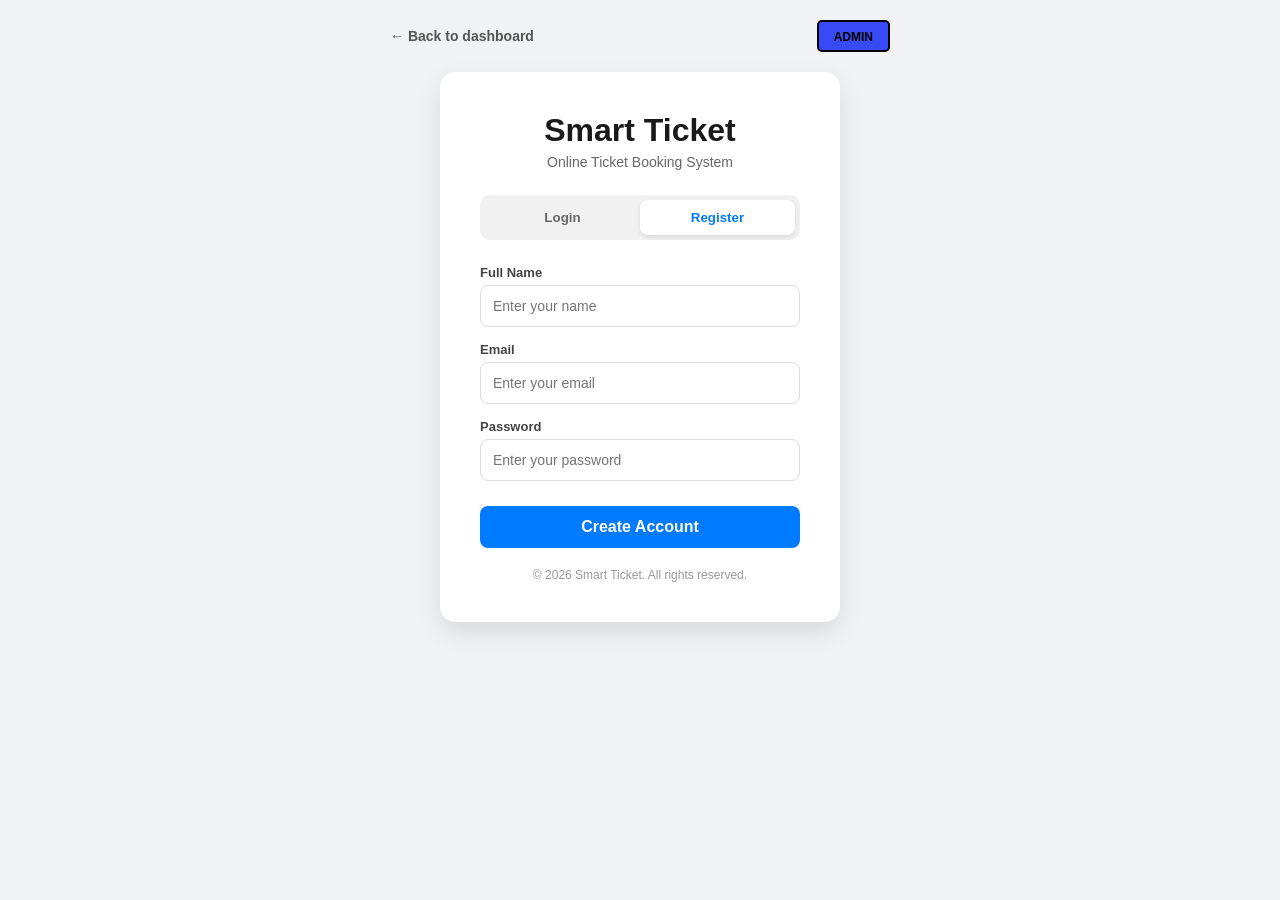
<file: stage/index.html>
<!DOCTYPE html>
<html lang="en">
<head>
    <meta charset="UTF-8">
    <meta name="viewport" content="width=device-width, initial-scale=1.0">
    <title>Smart Ticket - Booking System</title>
    <style>
        /* Modern Layout Styles */
        * {
            margin: 0;
            padding: 0;
            box-sizing: border-box;
            font-family: 'Segoe UI', Arial, sans-serif;
        }

        body {
            background-color: #f0f2f5;
            display: flex;
            flex-direction: column;
            align-items: center;
            min-height: 100vh;
            padding: 20px;
        }

        /* Top Navigation Bar */
        .top-bar {
            width: 100%;
            max-width: 500px;
            display: flex;
            justify-content: space-between;
            align-items: center;
            margin-bottom: 20px;
        }

        .back-link {
            text-decoration: none;
            color: #555;
            font-weight: bold;
            font-size: 14px;
            transition: 0.3s;
        }

        .back-link:hover {
            color: #000;
        }

        .admin-box {
            border: solid black 2px;
            padding: 5px 15px;
            border-radius: 5px;
            background: rgb(55, 74, 245);
            color: red;
            font-weight: bold;
        }

        .admin-box a {
            text-decoration: none;
            color: black;
            font-weight: bold;
            text-transform: uppercase;
            font-size: 12px;
        }

        /* Form Container */
        .container {
            background: white;
            padding: 40px;
            border-radius: 15px;
            box-shadow: 0 10px 25px rgba(0,0,0,0.1);
            width: 100%;
            max-width: 400px;
            text-align: center;
        }

        header h1 {
            color: #1a1a1a;
            margin-bottom: 5px;
        }

        header p {
            color: #666;
            font-size: 14px;
            margin-bottom: 25px;
        }

        /* Toggle Buttons */
        .toggle-container {
            display: flex;
            background: #f1f1f1;
            padding: 5px;
            border-radius: 10px;
            margin-bottom: 25px;
        }

        .toggle-container button {
            flex: 1;
            padding: 10px;
            border: none;
            background: none;
            cursor: pointer;
            font-weight: bold;
            color: #666;
            border-radius: 8px;
            transition: 0.3s;
        }

        .toggle-container button.active {
            background: white;
            color: #007bff;
            box-shadow: 0 2px 5px rgba(0,0,0,0.1);
        }

        /* Form Elements */
        .input-group {
            text-align: left;
            margin-bottom: 15px;
        }

        .input-group label {
            display: block;
            font-size: 13px;
            font-weight: 600;
            margin-bottom: 5px;
            color: #444;
        }

        .input-group input {
            width: 100%;
            padding: 12px;
            border: 1px solid #ddd;
            border-radius: 8px;
            font-size: 14px;
        }

        .main-btn {
            width: 100%;
            padding: 12px;
            background-color: #007bff;
            color: white;
            border: none;
            border-radius: 8px;
            font-size: 16px;
            font-weight: bold;
            cursor: pointer;
            margin-top: 10px;
        }

        .main-btn:hover {
            background-color: #0056b3;
        }

        footer {
            margin-top: 20px;
            font-size: 12px;
            color: #999;
        }
    </style>
</head>
<body>

    <div class="top-bar">
        <a href="welcome.html" class="back-link">← Back to dashboard</a>
        <div class="admin-box"><a href="admin login.html">Admin</a></div>
    </div>

    <div class="container">
        <header>
            <h1>Smart Ticket</h1>
            <p>Online Ticket Booking System</p>
        </header>

        <div class="form-box">
            <div class="toggle-container">
                <button id="loginBtn" onclick="showLogin()">Login</button>
                <button id="registerBtn" class="active" onclick="showRegister()">Register</button>
            </div>

            <form id="registerForm">
                <div class="input-group">
                    <label>Full Name</label>
                    <input type="text" placeholder="Enter your name" required maxlength="15" pattern="^[A-Za-z]{1,15}$">
                </div>
                <div class="input-group">
                    <label>Email</label>
                    <input type="email" placeholder="Enter your email" required>
                </div>
                <div class="input-group">
                    <label>Password</label>
                    <input type="password" placeholder="Enter your password" required maxlength="8">
                </div>
                <button type="submit" class="main-btn">Create Account</button>
            </form>

            <form id="loginForm" style="display: none;">
                <div class="input-group">
                    <label>Email</label>
                    <input type="email" placeholder="Enter your email" required>
                </div>
                <div class="input-group">
                    <label>Password</label>
                    <input type="password" placeholder="Enter your password" required>
                </div>
                <button type="submit" class="main-btn">Login</button>
            </form>
        </div>

        <footer>
            <p>&copy; 2026 Smart Ticket. All rights reserved.</p>
        </footer>
    </div>

   <script>
    const loginForm = document.getElementById('loginForm');
    const registerForm = document.getElementById('registerForm');
    const loginBtn = document.getElementById('loginBtn');
    const registerBtn = document.getElementById('registerBtn');

    function showLogin() {
        loginForm.style.display = 'block';
        registerForm.style.display = 'none';
        loginBtn.classList.add('active');
        registerBtn.classList.remove('active');
    }

    function showRegister() {
        loginForm.style.display = 'none';
        registerForm.style.display = 'block';
        registerBtn.classList.add('active');
        loginBtn.classList.remove('active');
    }

    // 🔒 VALIDATION REGEX (ADDED)
    const nameRegex = /^[A-Za-z]{1,15}$/;
    const emailRegex = /^[^\s@]+@[^\s@]+\.[^\s@]+$/;
   const passwordRegex = /^(?=.*[A-Za-z])(?=.*\d)[A-Za-z\d]{1,8}$/;

    // REGISTER (SAVE USER)
    registerForm.addEventListener('submit', function(e) {
        e.preventDefault();

        const name = registerForm.querySelector('input[type="text"]').value.trim();
        const email = registerForm.querySelector('input[type="email"]').value.trim();
        const password = registerForm.querySelector('input[type="password"]').value.trim();

        // 🔥 VALIDATION CHECKS (ADDED)
        if (!nameRegex.test(name)) {
            alert("Name must contain only letters and not exceed 15 characters.");
            return;
        }

        if (!emailRegex.test(email)) {
            alert("Please enter a valid email address.");
            return;
        }

        if (!passwordRegex.test(password)) {
            alert("Password must be max 8 characters and include letters and numbers.");
            return;
        }

        const user = { name, email, password };
        localStorage.setItem('user', JSON.stringify(user));

        alert("Account created successfully!");
        window.location.href = 'home.html';
    });

    // LOGIN (CHECK USER)
    loginForm.addEventListener('submit', function(e) {
        e.preventDefault();

        const email = loginForm.querySelector('input[type="email"]').value.trim();
        const password = loginForm.querySelector('input[type="password"]').value.trim();
        const storedUser = JSON.parse(localStorage.getItem('user'));

        // 🔥 EXTRA VALIDATION ON LOGIN (ADDED)
        if (!emailRegex.test(email)) {
            alert("Enter a valid email.");
            return;
        }

        if (!passwordRegex.test(password)) {
            alert("Invalid password format.");
            return;
        }

        if (storedUser && email === storedUser.email && password === storedUser.password) {
            alert("Login successful!");
            window.location.href = 'home.html';
        } else {
            alert("Invalid email or password!");
        }
    });

    // if (localStorage.getItem('user')) { window.location.href = "home.html"; }
</script>
</body>
</html>
</file>
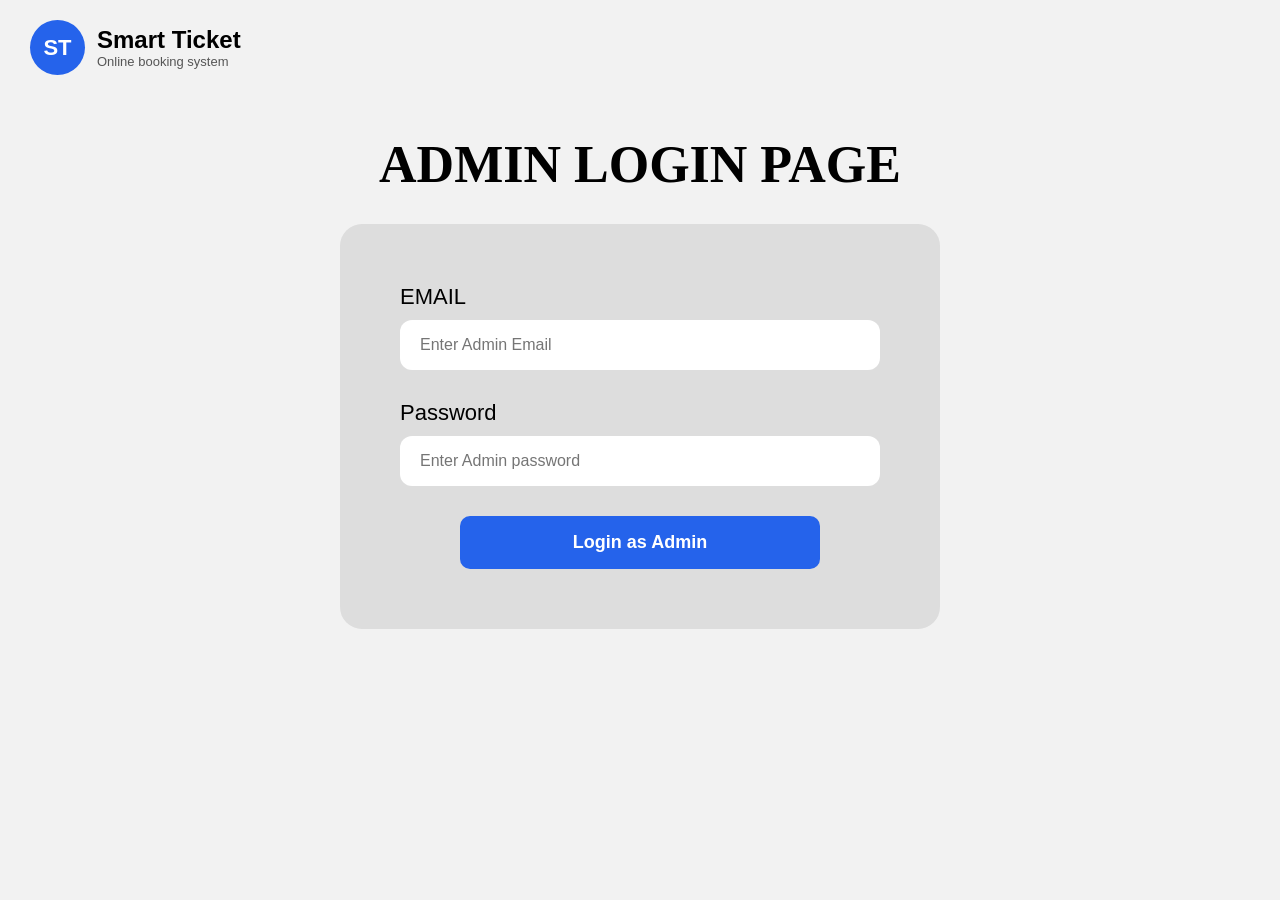
<file: stage/admin login.html>
<!DOCTYPE html>
<html lang="en">
<head>
<meta charset="UTF-8">
<meta name="viewport" content="width=device-width, initial-scale=1.0">
<title>Admin Login</title>

<style>
*{
    margin:0;
    padding:0;
    box-sizing:border-box;
    font-family:Arial, Helvetica, sans-serif;
}

body{
    background:#f2f2f2;
}

/* Header */
.header{
    display:flex;
    align-items:center;
    padding:20px 30px;
}

.logo{
    width:55px;
    height:55px;
    border-radius:50%;
    background:#2563eb;
    color:#fff;
    display:flex;
    justify-content:center;
    align-items:center;
    font-size:22px;
    font-weight:bold;
    margin-right:12px;
}

.brand h2{
    font-size:24px;
}

.brand p{
    font-size:13px;
    color:#555;
}

/* Main */
.container{
    display:flex;
    justify-content:center;
    margin-top:40px;
}

.content{
    text-align:center;
}

.content h1{
    font-size:52px;
    margin-bottom:30px;
    font-family:Georgia, serif;
}

.login-box{
    width:600px;
    background:#ddd;
    padding:60px;
    border-radius:22px;
}

.form-group{
    text-align:left;
    margin-bottom:30px;
}

label{
    display:block;
    margin-bottom:10px;
    font-size:22px;
}

input{
    width:100%;
    padding:16px 20px;
    border:none;
    border-radius:12px;
    outline:none;
    font-size:16px;
}

button{
    width:75%;
    padding:16px;
    background:#2563eb;
    color:white;
    border:none;
    border-radius:10px;
    font-size:18px;
    font-weight:bold;
    cursor:pointer;
}

button:hover{
    background:#1d4ed8;
}
</style>
</head>

<body>

<div class="header">
    <div class="logo">ST</div>

    <div class="brand">
        <h2>Smart Ticket</h2>
        <p>Online booking system</p>
    </div>
</div>

<div class="container">
    <div class="content">

        <h1>ADMIN LOGIN PAGE</h1>

        <div class="login-box">

         <form id="adminLoginForm">
    <div class="form-group">
        <label>EMAIL</label>
        <input type="email" id="adminEmail" placeholder="Enter Admin Email" required>
    </div>

    <div class="form-group">
        <label>Password</label>
        <input type="password" id="adminPassword" placeholder="Enter Admin password" required>
    </div>

    <button type="submit">Login as Admin</button>
</form>

<script>
    const adminForm = document.getElementById('adminLoginForm');

    adminForm.addEventListener('submit', function(e) {
        e.preventDefault(); // Stop the page from reloading

        const email = document.getElementById('adminEmail').value.trim();
        const password = document.getElementById('adminPassword').value.trim();

        // Check credentials
        if (email === "ishjado@gmail.com" && password === "grp1") {
            // 1. Create the security token
            localStorage.setItem('isAdmin', 'true');
            
            alert("Welcome back, Admin!");
            
            // 2. Redirect to the admin users list page
            
            window.location.href = 'admin.html'; 
        } else {
            alert("Access Denied: Incorrect Admin Credentials");
        }
    });
</script>

        </div>

    </div>
</div>

</body>
</html>
</file>
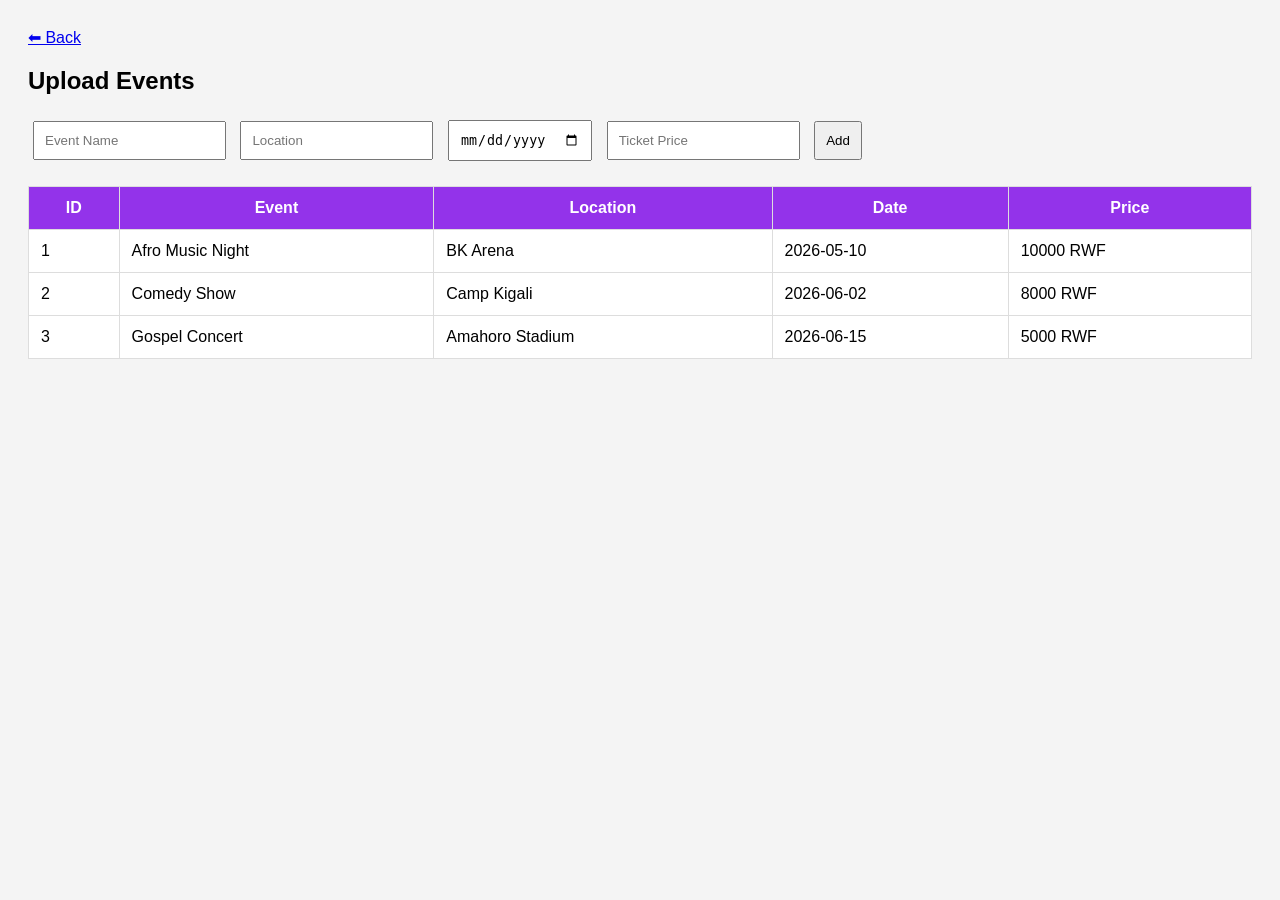
<file: stage/admin-concert.html>
<!DOCTYPE html>
<html lang="en">
<head>
<meta charset="UTF-8">
<meta name="viewport" content="width=device-width, initial-scale=1.0">  
<title>Admin - Events</title>
<style>
body{font-family:Arial;background:#f4f4f4;padding:20px;}
table{width:100%;border-collapse:collapse;background:#fff;}
th,td{padding:12px;border:1px solid #ddd;}
th{background:#9333ea;color:#fff;}
form{margin-bottom:20px;}
input,button{padding:10px;margin:5px;}
</style>
</head>

<body>

<a href="admin.html">⬅ Back</a>
<h2>Upload Events</h2>

<form>
<input type="text" placeholder="Event Name">
<input type="text" placeholder="Location">
<input type="date" placeholder="Date        ">
<input type="number" placeholder="Ticket Price">
<button>Add</button>
</form>

<table>
<tr>
<th>ID</th>
<th>Event</th>
<th>Location</th>
<th>Date</th>
<th>Price</th>
</tr>

<tr><td>1</td><td>Afro Music Night</td><td>BK Arena</td><td>2026-05-10</td><td>10000 RWF</td></tr>
<tr><td>2</td><td>Comedy Show</td><td>Camp Kigali</td><td>2026-06-02</td><td>8000 RWF</td></tr>
<tr><td>3</td><td>Gospel Concert</td><td>Amahoro Stadium</td><td>2026-06-15</td><td>5000 RWF</td></tr>

</table>

</body>
</html>
</file>
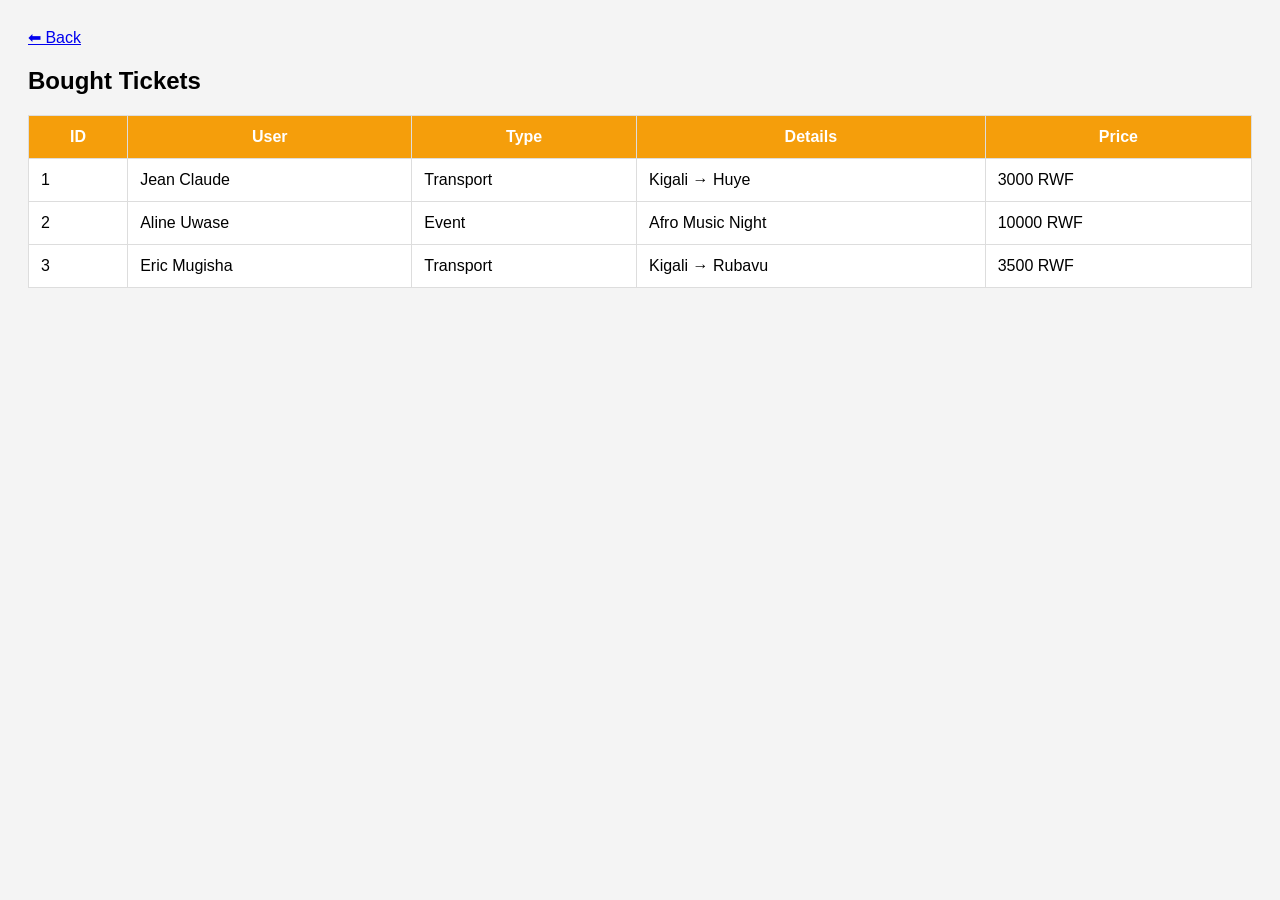
<file: stage/admin-tickets.html>
<!DOCTYPE html>
<html lang="en">
<head>
<meta charset="UTF-8">
<meta name="viewport" content="width=device-width, initial-scale=1.0">
<title>Admin - Tickets</title>
<style>
body{font-family:Arial;background:#f4f4f4;padding:20px;}
table{width:100%;border-collapse:collapse;background:#fff;}
th,td{padding:12px;border:1px solid #ddd;}
th{background:#f59e0b;color:#fff;}
</style>
</head>

<body>

<a href="admin.html">⬅ Back</a>
<h2>Bought Tickets</h2>

<table>
<tr>
<th>ID</th>
<th>User</th>
<th>Type</th>
<th>Details</th>
<th>Price</th>
</tr>

<tr><td>1</td><td>Jean Claude</td><td>Transport</td><td>Kigali → Huye</td><td>3000 RWF</td></tr>
<tr><td>2</td><td>Aline Uwase</td><td>Event</td><td>Afro Music Night</td><td>10000 RWF</td></tr>
<tr><td>3</td><td>Eric Mugisha</td><td>Transport</td><td>Kigali → Rubavu</td><td>3500 RWF</td></tr>

</table>

</body>
</html>
</file>
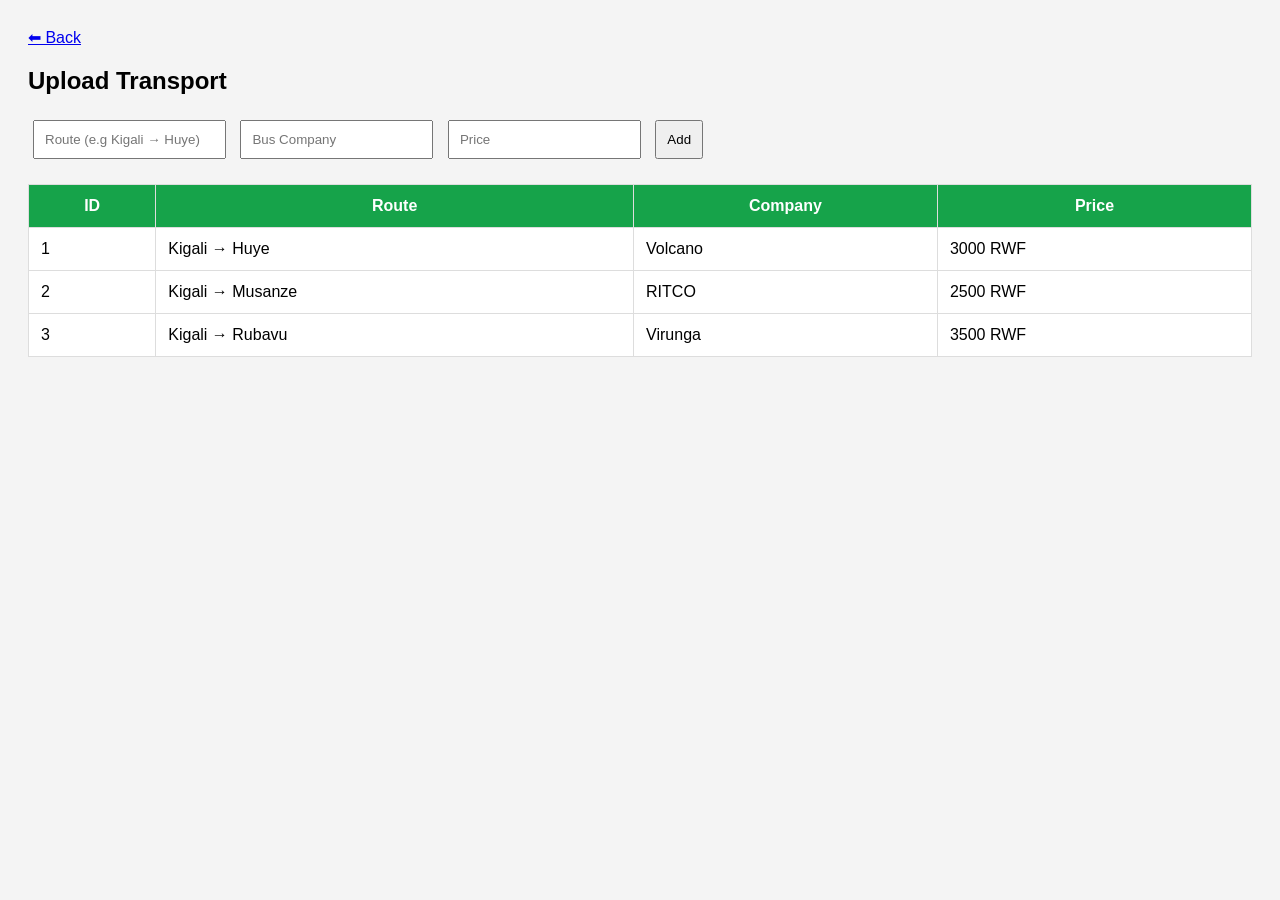
<file: stage/admin-transport.html>
<!DOCTYPE html>
<html lang="en">
<head>
<meta charset="UTF-8">
<meta name="viewport" content="width=device-width, initial-scale=1.0">
<title>Admin - Transport</title>
<style>
body{font-family:Arial;background:#f4f4f4;padding:20px;}
table{width:100%;border-collapse:collapse;background:#fff;}
th,td{padding:12px;border:1px solid #ddd;}
th{background:#16a34a;color:#fff;}
form{margin-bottom:20px;}
input,button{padding:10px;margin:5px;}
</style>
</head>

<body>

<a href="admin.html">⬅ Back</a>
<h2>Upload Transport</h2>

<form>
<input type="text" placeholder="Route (e.g Kigali → Huye)">
<input type="text" placeholder="Bus Company">
<input type="number" placeholder="Price">
<button>Add</button>
</form>

<table>
<tr>
<th>ID</th>
<th>Route</th>
<th>Company</th>
<th>Price</th>
</tr>

<tr><td>1</td><td>Kigali → Huye</td><td>Volcano</td><td>3000 RWF</td></tr>
<tr><td>2</td><td>Kigali → Musanze</td><td>RITCO</td><td>2500 RWF</td></tr>
<tr><td>3</td><td>Kigali → Rubavu</td><td>Virunga</td><td>3500 RWF</td></tr>

</table>

</body>
</html>
</file>
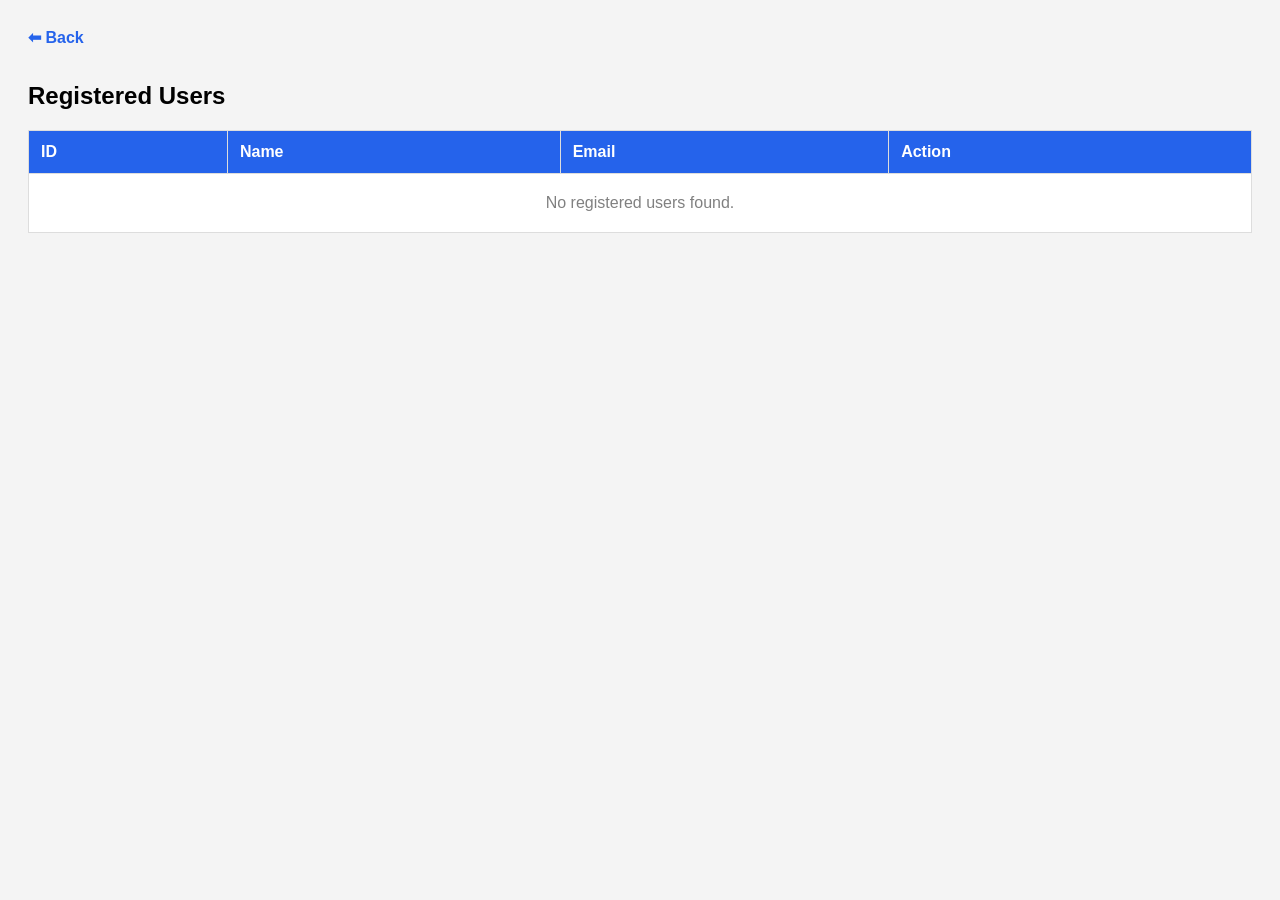
<file: stage/admin-users.html>
<!DOCTYPE html>
<html lang="en">
<head>
<meta charset="UTF-8">
<meta name="viewport" content="width=device-width, initial-scale=1.0">
<title>Admin - Users</title>

<style>
body{
    font-family:Arial;
    background:#f4f4f4;
    padding:20px;
}

table{
    width:100%;
    border-collapse:collapse;
    background:#fff;
}

th,td{
    padding:12px;
    border:1px solid #ddd;
    text-align:left;
}

th{
    background:#2563eb;
    color:#fff;
}

a{
    display:inline-block;
    margin-bottom:15px;
    text-decoration:none;
    color:#2563eb;
    font-weight:bold;
}

.delete-btn{
    background:red;
    color:white;
    border:none;
    padding:6px 10px;
    cursor:pointer;
    border-radius:5px;
}

.delete-btn:hover{
    background:darkred;
}

.empty{
    text-align:center;
    padding:20px;
    color:gray;
}
</style>
</head>

<body>

<a href="admin.html">⬅ Back</a>

<h2>Registered Users</h2>

<table>
<thead>
<tr>
<th>ID</th>
<th>Name</th>
<th>Email</th>
<th>Action</th>
</tr>
</thead>

<tbody id="usersTable">
</tbody>

</table>

<script>
const usersTable = document.getElementById('usersTable');

function loadUsers() {
    // Matches the 'users' key we used in index.html
    let users = JSON.parse(localStorage.getItem('users')) || [];
    usersTable.innerHTML = '';

    if(users.length === 0){
        usersTable.innerHTML = `<tr><td colspan="4" class="empty">No registered users found.</td></tr>`;
        return;
    }

    users.forEach((user, index) => {
        usersTable.innerHTML += `
        <tr>
            <td>${user.id}</td>
            <td>${user.name}</td>
            <td>${user.email}</td>
            <td>
                <button class="delete-btn" onclick="deleteUser(${index})">Delete</button>
            </td>
        </tr>`;
    });
}

function deleteUser(index){
    let users = JSON.parse(localStorage.getItem('users')) || [];
    if(confirm("Delete this user?")){
        users.splice(index, 1);
        // Re-index IDs so they stay clean (1, 2, 3...)
        users = users.map((user, i) => ({ ...user, id: i + 1 }));
        localStorage.setItem('users', JSON.stringify(users));
        loadUsers();
    }
}

loadUsers();
</script>

</body>
</html>
</file>
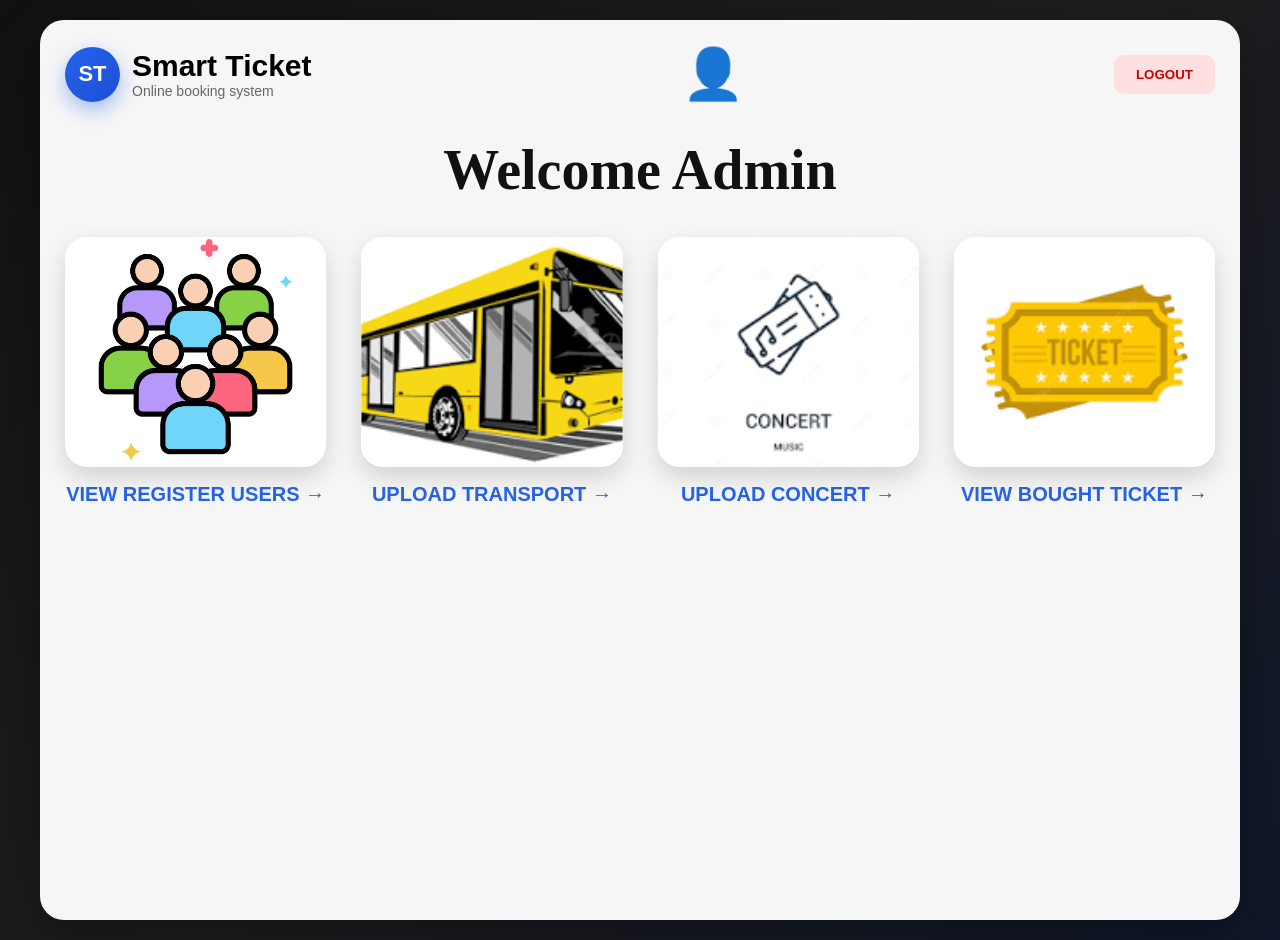
<file: stage/admin.html>
<!DOCTYPE html>
<html lang="en">
<head>
<meta charset="UTF-8">
<meta name="viewport" content="width=device-width, initial-scale=1.0">
<title> Admin Dashboard</title>

<style>
*{
    margin:0;
    padding:0;
    box-sizing:border-box;
    font-family:Arial, Helvetica, sans-serif;
}

body{
    background:linear-gradient(135deg,#111,#1e1e1e,#0f172a);
    padding:20px;
}

/* container */
.container{
    max-width:1200px;
    margin:auto;
    background:rgba(255,255,255,0.96);
    min-height:100vh;
    padding:25px;
    border-radius:24px;
    box-shadow:0 20px 50px rgba(0,0,0,.35);
}

/* top */
.top-bar{
    display:flex;
    justify-content:space-between;
    align-items:center;
    flex-wrap:wrap;
    gap:15px;
}

.logo{
    display:flex;
    align-items:center;
    gap:12px;
}

.logo-circle{
    width:55px;
    height:55px;
    border-radius:50%;
    background:linear-gradient(135deg,#2563eb,#1d4ed8);
    color:#fff;
    display:flex;
    align-items:center;
    justify-content:center;
    font-weight:bold;
    font-size:22px;
    box-shadow:0 8px 20px rgba(37,99,235,.4);
}

.logo-text h2{
    font-size:30px;
}

.logo-text p{
    font-size:14px;
    color:#666;
}

.profile{
    font-size:50px;
    animation:float 3s ease-in-out infinite;
}

.logout{
    padding:12px 22px;
    border:none;
    background:#ffe0e0;
    border-radius:10px;
    cursor:pointer;
    transition:.3s;
}

.logout a{
    text-decoration:none;
    color:#d10000;
    font-weight:bold;
}

.logout:hover{
    transform:translateY(-3px);
    background:#d10000;
}

.logout:hover a{
    color:#fff;
}

/* title */
.title{
    text-align:center;
    font-size:56px;
    margin:35px 0;
    font-family:Georgia, serif;
    color:#111;
    animation:fadeDown 1s ease;
}

/* grid */
.grid{
    display:grid;
    grid-template-columns:repeat(auto-fit,minmax(260px,1fr));
    gap:35px;
}

/* card wrapper */
.box{
    text-align:center;
    animation:fadeUp .8s ease forwards;
}

/* realistic animated cards */
.card{
    width:100%;
    height:230px;
    border-radius:22px;
    background:#fff;
    overflow:hidden;
    position:relative;
    box-shadow:
    0 10px 25px rgba(0,0,0,.15),
    inset 0 1px 0 rgba(255,255,255,.7);
    transition:all .45s ease;
    transform-style:preserve-3d;
    cursor:pointer;
}

/* shine effect */
.card::before{
    content:"";
    position:absolute;
    top:0;
    left:-120%;
    width:60%;
    height:100%;
    background:linear-gradient(
        120deg,
        transparent,
        rgba(255,255,255,.6),
        transparent
    );
    transition:.8s;
    z-index:2;
}

/* glow border */
.card::after{
    content:"";
    position:absolute;
    inset:0;
    border-radius:22px;
    border:1px solid rgba(255,255,255,.4);
    pointer-events:none;
}

.card:hover{
    transform:translateY(-12px) rotateX(6deg) rotateY(-6deg) scale(1.03);
    box-shadow:
    0 25px 45px rgba(0,0,0,.22),
    0 0 25px rgba(37,99,235,.18);
}

.card:hover::before{
    left:130%;
}

.card img{
    width:100%;
    height:100%;
    object-fit:cover;
    transition:transform .5s ease;
}

.card:hover img{
    transform:scale(1.08);
}

/* link */
.link{
    margin-top:16px;
    color:#2563eb;
    font-weight:bold;
    font-size:20px;
    text-decoration:none;
    display:inline-block;
    transition:.3s;
}

.link:hover{
    color:#000;
    transform:translateX(6px);
}

/* animations */
@keyframes float{
    0%,100%{transform:translateY(0);}
    50%{transform:translateY(-8px);}
}

@keyframes fadeDown{
    from{
        opacity:0;
        transform:translateY(-30px);
    }
    to{
        opacity:1;
        transform:translateY(0);
    }
}

@keyframes fadeUp{
    from{
        opacity:0;
        transform:translateY(40px);
    }
    to{
        opacity:1;
        transform:translateY(0);
    }
}

/* responsive */
@media(max-width:768px){

    .title{
        font-size:38px;
    }

    .profile{
        display:none;
    }

    .link{
        font-size:17px;
    }

    .card{
        height:210px;
    }
}
</style>
</head>

<body>

<div class="container">

    <!-- top -->
    <div class="top-bar">

        <div class="logo">
            <div class="logo-circle">ST</div>

            <div class="logo-text">
                <h2>Smart Ticket</h2>
                <p>Online booking system</p>
            </div>
        </div>

        <div class="profile">👤</div>

        <button class="logout">
            <a href="index.html">LOGOUT</a>
        </button>

    </div>

    <!-- title -->
    <h1 class="title">Welcome Admin</h1>

    <!-- cards -->
    <div class="grid">

        <!-- users -->
        <div class="box">
            <div class="card">
                <img src="stage pic/many people icon.png" alt="">
            </div>
            <a href="admin-users.html" class="link">VIEW REGISTER USERS →</a>
        </div>

        <!-- transport -->
        <div class="box">
            <div class="card">
                <img src="stage pic/adimn bus.png" alt="">
            </div>
            <a href="admin-transport.html" class="link">UPLOAD TRANSPORT →</a>
        </div>

        <!-- concert -->
        <div class="box">
            <div class="card">
                <img src="stage pic/concerts.png" alt="">
            </div>
            <a href="admin-concert.html" class="link">UPLOAD CONCERT →</a>
        </div>

        <!-- ticket -->
        <div class="box">
            <div class="card">
                <img src="stage pic/ticket.png" alt="">
            </div>
            <a href="admin-tickets.html" class="link">VIEW BOUGHT TICKET →</a>
        </div>

    </div>

</div>

</body>
</html>
</file>
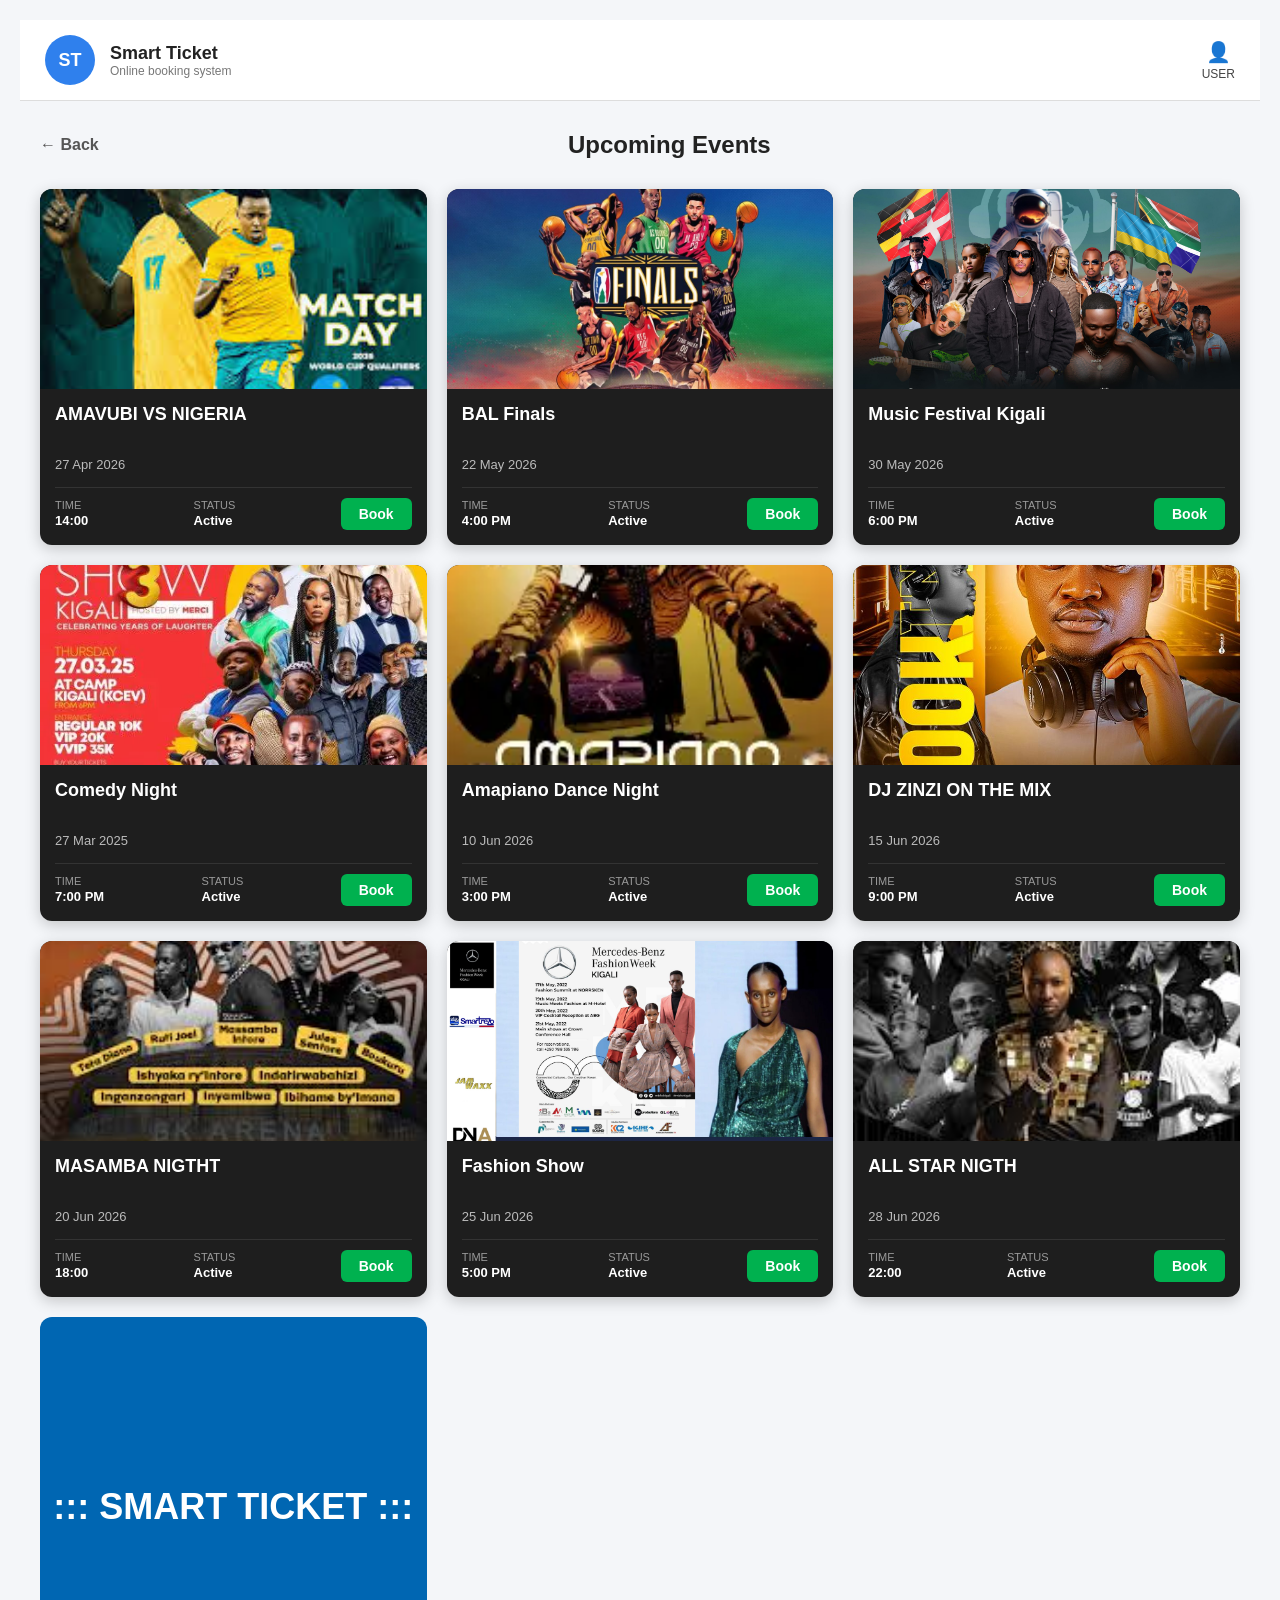
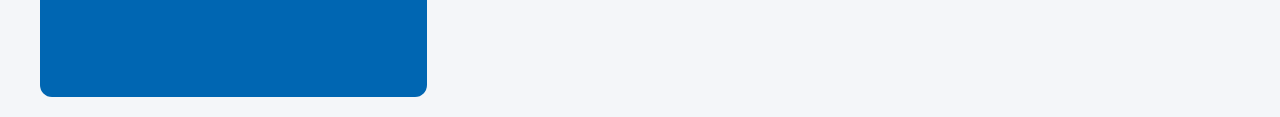
<file: stage/event.html>
<!DOCTYPE html>
<html lang="en">
<head>
    <meta charset="UTF-8">
    <meta name="viewport" content="width=device-width, initial-scale=1.0">
    <title>Events - Smart Ticket</title>

    <style>
        body {
            font-family: 'Segoe UI', Arial, sans-serif;
            background-color: #ffffff;
            color: #222;
            margin: 0;
            padding: 20px;
        }

        .container {
            max-width: 1200px;
            margin: auto;
        }

        header {
            display: flex;
            justify-content: space-between;
            align-items: center;
            margin-bottom: 30px;
        }

        .back-link {
            color: #555;
            text-decoration: none;
            font-weight: bold;
        }

        .event-grid {
            display: grid;
            grid-template-columns: repeat(3, 1fr);
            gap: 20px;
        }

        .event-card {
            background-color: #1e1e1e;
            color: #ffffff;
            border-radius: 12px;
            overflow: hidden;
            box-shadow: 0 4px 15px rgba(0,0,0,0.2);
            transition: 0.3s;
        }

        .event-card:hover {
            transform: scale(1.03);
        }

        .event-image {
            width: 100%;
            height: 200px;
            object-fit: cover;
            display: block;
            background-color: #333;
        }

        .event-content {
            padding: 15px;
        }

        .event-title {
            font-size: 18px;
            margin: 0 0 8px 0;
            min-height: 45px;
        }

        .event-date {
            color: #bbb;
            font-size: 13px;
            margin-bottom: 15px;
        }

        .card-footer {
            display: flex;
            justify-content: space-between;
            align-items: center;
            border-top: 1px solid #333;
            padding-top: 10px;
        }

        .info-label {
            display: block;
            font-size: 11px;
            color: #999;
            text-transform: uppercase;
        }

        .info-value {
            font-size: 13px;
            font-weight: bold;
        }

        .btn-book {
            background: #00b14f;
            color: #fff;
            padding: 8px 18px;
            border-radius: 6px;
            text-decoration: none;
            font-weight: bold;
            font-size: 14px;
            cursor: pointer;
            border: none;
        }

        .btn-book:hover {
            background: #009940;
        }

        .brand-card {
            background: #0066b2;
            color: white;
            display: flex;
            justify-content: center;
            align-items: center;
            min-height: 380px;
            border-radius: 12px;
            font-size: 24px;
            font-weight: bold;
        }

        @media (max-width: 900px) {
            .event-grid {
                grid-template-columns: repeat(2, 1fr);
            }
        }

        @media (max-width: 600px) {
            .event-grid {
                grid-template-columns: 1fr;
            }

            header {
                flex-direction: column;
                gap: 10px;
            }
        }
        * {
    margin: 0;
    padding: 0;
    box-sizing: border-box;
    font-family: Arial, Helvetica, sans-serif;
}

body {
    background: #f4f6f9;
}

/* HEADER */
.header {
    display: flex;
    justify-content: space-between;
    align-items: center;
    background: #ffffff;
    padding: 15px 25px;
    border-bottom: 1px solid #ddd;
}

/* LEFT SIDE */
.header-left {
    display: flex;
    align-items: center;
    gap: 15px;
}

/* LOGO */
.logo {
    width: 50px;
    height: 50px;
    background: #2f80ed;
    color: #fff;
    font-weight: bold;
    font-size: 18px;
    display: flex;
    align-items: center;
    justify-content: center;
    border-radius: 50%;
}

/* TITLE */
.title h1 {
    font-size: 18px;
    font-weight: 600;
    color: #222;
}

.title p {
    font-size: 12px;
    color: #777;
}

/* RIGHT SIDE */
.header-right {
    display: flex;
    align-items: center;
}

/* USER */
.user-icon {
    text-align: center;
    font-size: 12px;
    color: #444;
}

.user-icon span {
    display: block;
    font-size: 20px;
    margin-bottom: 3px;
}
    </style>
</head>

<body>
<header class="header">
    <div class="header-left">
        <div class="logo">ST</div>
        <div class="title">
            <h1>Smart Ticket</h1>
            <p>Online booking system</p>
        </div>
    </div>

    <div class="header-right">
        <div class="user-icon">
            <span>👤</span>
            <p>USER</p>
        </div>
    </div>
</header>
<div class="container">

    <header>
        <a href="home.html" class="back-link">← Back</a>
        <h2>Upcoming Events</h2>
        <div></div>
    </header>

    <div class="event-grid">

        <!-- Event 1 -->
        <div class="event-card">
            <img src="stage pic/event 6.jpg" class="event-image" alt="CAVB Men's Club Champs">
            <div class="event-content">
                <h3 class="event-title">AMAVUBI VS NIGERIA</h3>
                <p class="event-date">27 Apr 2026</p>
                <div class="card-footer">
                    <div>
                        <span class="info-label">Time</span>
                        <span class="info-value">14:00</span>
                    </div>
                    <div>
                        <span class="info-label">Status</span>
                        <span class="info-value">Active</span>
                    </div>
                    <button class="btn-book"
                        onclick="selectEvent(
                            'CAVB Men', 's Club Champs',
                            '27 Apr 2026',
                            '14:00',
                            'stadium amahoro',
                            'Enjoy elite Football championship action featuring Africa’s top clubs competing live.',
                            'stage pic/event 6.jpg'
                        )">
                        Book
                    </button>
                </div>
            </div>
        </div>

        <!-- Event 2 -->
        <div class="event-card">
            <img src="stage pic/bar game.jpeg" class="event-image" alt="BAL Quarter Finals">
            <div class="event-content">
                <h3 class="event-title">BAL Finals</h3>
                <p class="event-date">22 May 2026</p>
                <div class="card-footer">
                    <div>
                        <span class="info-label">Time</span>
                        <span class="info-value">4:00 PM</span>
                    </div>
                    <div>
                        <span class="info-label">Status</span>
                        <span class="info-value">Active</span>
                    </div>
                    <button class="btn-book"
                        onclick="selectEvent(
                            'BAL Quarter Finals',
                            '22 May 2026',
                            '4:00 PM',
                            'BK Arena',
                            'Watch thrilling Basketball Africa League quarterfinal battles live in Kigali.',
                            'stage pic/bar game.jpeg'
                        )">
                        Book
                    </button>
                </div>
            </div>
        </div>

        <!-- Event 3 -->
        <div class="event-card">
            <img src="stage pic/music festival.jpg" class="event-image" alt="Music Festival Kigali">
            <div class="event-content">
                <h3 class="event-title">Music Festival Kigali</h3>
                <p class="event-date">30 May 2026</p>
                <div class="card-footer">
                    <div>
                        <span class="info-label">Time</span>
                        <span class="info-value">6:00 PM</span>
                    </div>
                    <div>
                        <span class="info-label">Status</span>
                        <span class="info-value">Active</span>
                    </div>
                    <button class="btn-book"
                        onclick="selectEvent(
                            'Music Festival Kigali',
                            '30 May 2026',
                            '6:00 PM',
                            'BK Arena ',
                            'Experience Rwanda’s biggest music event with live artists, DJs, and performances.',
                            'stage pic/music festival.jpg'
                        )">
                        Book
                    </button>
                </div>
            </div>
        </div>

        <!-- Event 4 -->
        <div class="event-card">
            <img src="stage pic/comedy.webp" class="event-image" alt="Comedy Night">
            <div class="event-content">
                <h3 class="event-title">Comedy Night</h3>
                <p class="event-date">27 Mar 2025</p>
                <div class="card-footer">
                    <div>
                        <span class="info-label">Time</span>
                        <span class="info-value">7:00 PM</span>
                    </div>
                    <div>
                        <span class="info-label">Status</span>
                        <span class="info-value">Active</span>
                    </div>
                    <button class="btn-book"
                        onclick="selectEvent(
                            'Comedy Night',
                            '27 Mar 2025',
                            '7:00 PM',
                            'Camp Kigali',
                            'Laugh out loud with top comedians delivering unforgettable performances.',
                            'stage pic/comedy.webp'
                        )">
                        Book
                    </button>
                </div>
            </div>
        </div>

        <!-- Event 5 -->
        <div class="event-card">
            <img src="stage pic/mm.webp" class="event-image" alt="Football Match">
            <div class="event-content">
                <h3 class="event-title">Amapiano Dance Night</h3>
                <p class="event-date">10 Jun 2026</p>
                <div class="card-footer">
                    <div>
                        <span class="info-label">Time</span>
                        <span class="info-value">3:00 PM</span>
                    </div>
                    <div>
                        <span class="info-label">Status</span>
                        <span class="info-value">Active</span>
                    </div>
                    <button class="btn-book"
                        onclick="selectEvent(
                            'Amapiano Dance Night',
                            '10 Jun 2026',
                            '3:00 PM',
                            'Gisimeti hall',
                            'Experience the vibrant energy of Amapiano music with local artists.',
                            'stage pic/mm.webp'
                        )">
                        Book
                    </button>
                </div>
            </div>
        </div>

        <!-- Event 6 -->
        <div class="event-card">
            <img src="stage pic/event 10.jpg" class="event-image" alt="Business Conference">
            <div class="event-content">
                <h3 class="event-title">DJ ZINZI ON THE MIX </h3>
                <p class="event-date">15 Jun 2026</p>
                <div class="card-footer">
                    <div>
                        <span class="info-label">Time</span>
                        <span class="info-value">9:00 PM</span>
                    </div>
                    <div>
                        <span class="info-label">Status</span>
                        <span class="info-value">Active</span>
                    </div>
                    <button class="btn-book"
                        onclick="selectEvent(
                            'KABEZA CINEMA HALL',
                            '15 Jun 2026',
                            '9:00 PM',
                            'KABEZA ,KANOMBE CINEMA HALL',
                            'Meet entrepreneurs, investors, and industry leaders shaping Africa’s future.',
                            'stage pic/event 10.jpg'
                        )">
                        Book
                    </button>
                </div>
            </div>
        </div>

        <!-- Event 7 -->
        <div class="event-card">
            <img src="stage pic/event 1.jpg" class="event-image" alt="Art Exhibition">
            <div class="event-content">
                <h3 class="event-title">MASAMBA NIGTHT</h3>
                <p class="event-date">20 Jun 2026</p>
                <div class="card-footer">
                    <div>
                        <span class="info-label">Time</span>
                        <span class="info-value">18:00 </span>
                    </div>
                      <div>
                        <span class="info-label">Status</span>
                        <span class="info-value">Active</span>
                    </div>
                    <button class="btn-book"
                        onclick="selectEvent(
                            'TRADITION SONGGS ',
                            '20 Jun 2026',
                            '18:00',
                            'BK ARENA',
                            'Experience the soulful sounds of traditional music with Masamba and friends.',
                            'stage pic/event 1.jpg'
                        )">
                        Book
                    </button>
                </div>
            </div>
        </div>

        <!-- Event 8 -->
        <div class="event-card">
            <img src="stage pic/fashion.jpg" class="event-image" alt="Fashion Show">
            <div class="event-content">
                <h3 class="event-title">Fashion Show</h3>
                <p class="event-date">25 Jun 2026</p>
                <div class="card-footer">
                    <div>
                        <span class="info-label">Time</span>
                        <span class="info-value">5:00 PM</span>
                    </div>
                    <div>
                        <span class="info-label">Status</span>
                        <span class="info-value">Active</span>
                    </div>
                    <button class="btn-book"
                        onclick="selectEvent(
                            'Fashion Show',
                            '25 Jun 2026',
                            '5:00 PM',
                            'Kigali Heights',
                            'See stunning runway collections from top designers and models.',
                            'stage pic/fashion.jpg'
                        )">
                        Book
                    </button>
                </div>
            </div>
        </div>

        <!-- Event 9 -->
        <div class="event-card">
            <img src="stage pic/event 3.jpg" class="event-image" alt="Tech Meetup">
            <div class="event-content">
                <h3 class="event-title">ALL STAR NIGTH</h3>
                <p class="event-date">28 Jun 2026</p>
                <div class="card-footer">
                    <div>
                        <span class="info-label">Time</span>
                        <span class="info-value">22:00 </span>
                    </div>
                    <div>
                        <span class="info-label">Status</span>
                        <span class="info-value">Active</span>
                    </div>
                    <button class="btn-book"
                        onclick="selectEvent(
                            'ALL STAR NIGTH',
                            '28 Jun 2026',
                            '22:00',
                            'BK ARENA',
                            'Experience an unforgettable night with top artists, DJs, and performers in one epic event.',
                            'stage pic/event 3.jpg'
                        )">
                        Book
                    </button>
                </div>
            </div>
        </div>

        <!-- Brand Card -->
        <div class="brand-card">
            <h2>::: SMART TICKET :::</h2>
        </div>

    </div>

</div>

<script>
function selectEvent(title, date, time, location, description, image) {
    const eventData = {
        title: title,
        date: date,
        time: time,
        location: location,
        description: description,
        image: image
    };

    localStorage.setItem('selectedEvent', JSON.stringify(eventData));

    window.location.href = "event-details.html";
}
</script>

</body>
</html>
</file>
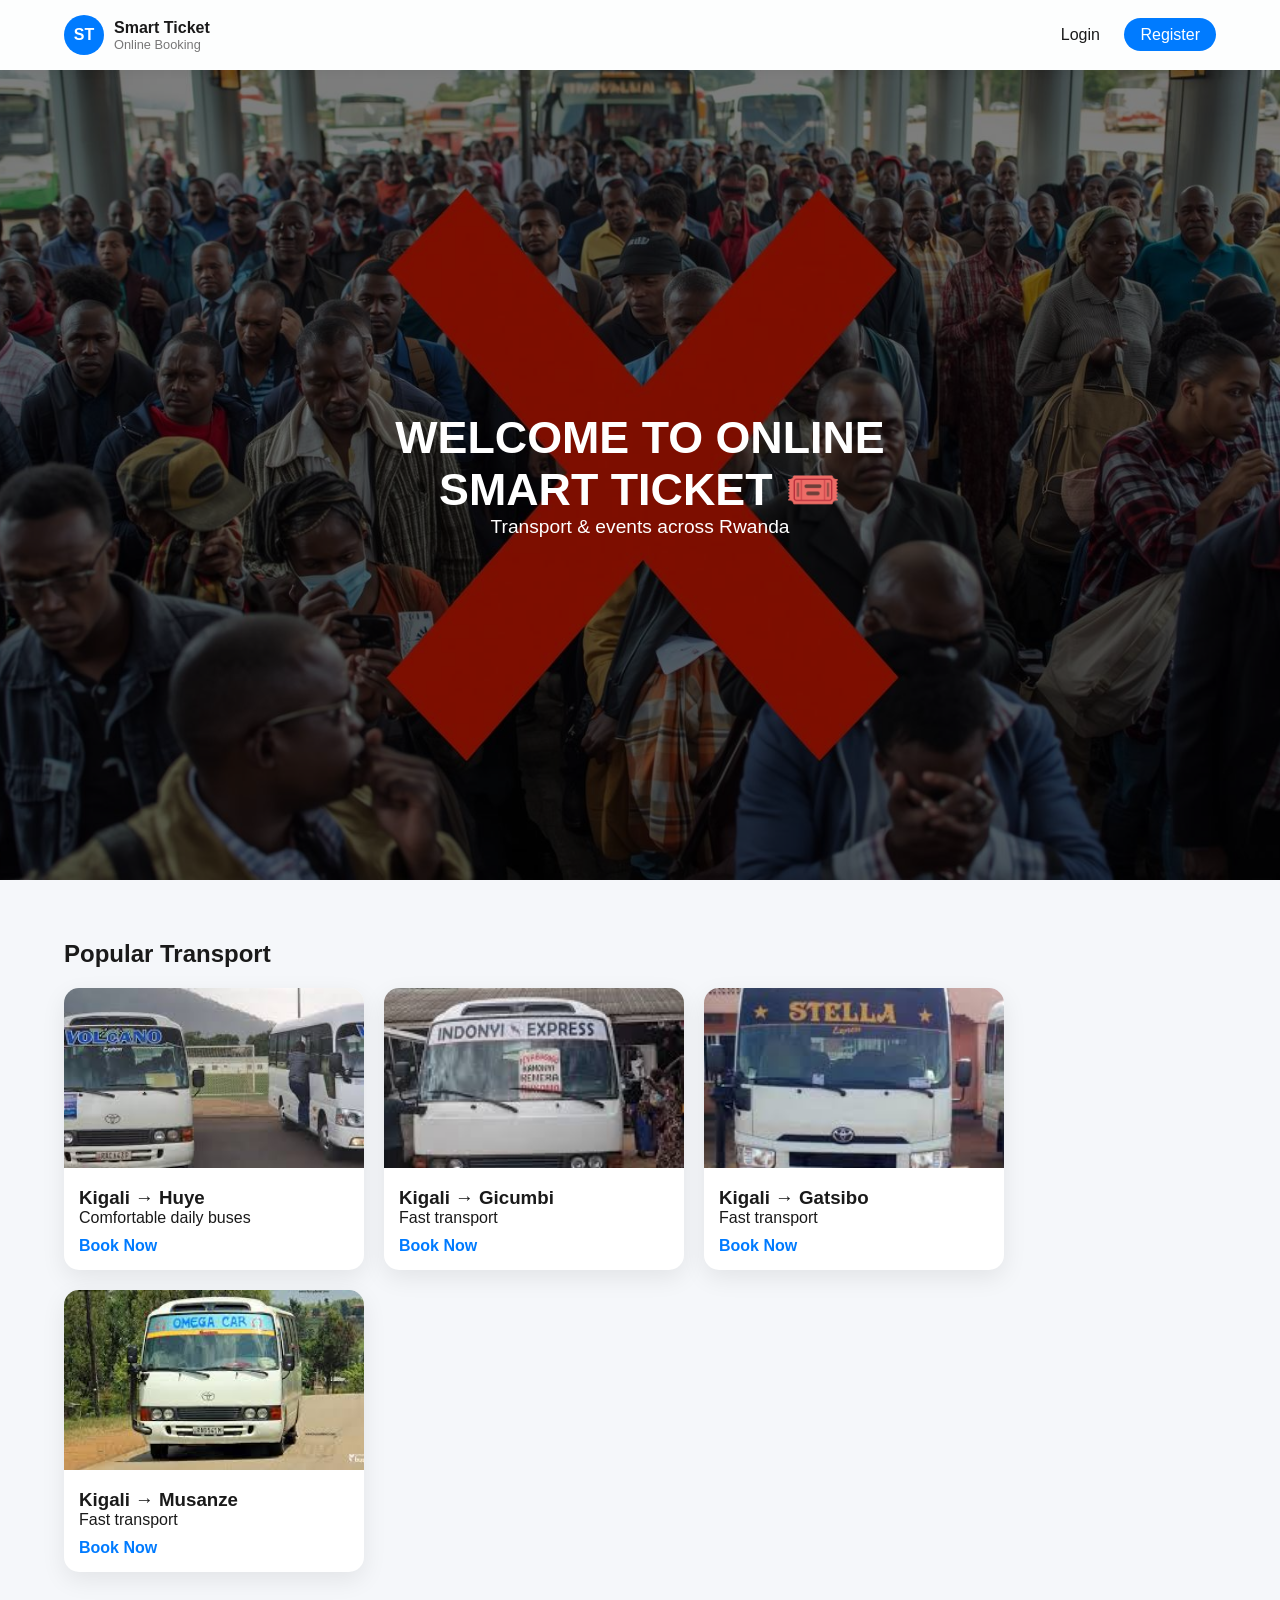
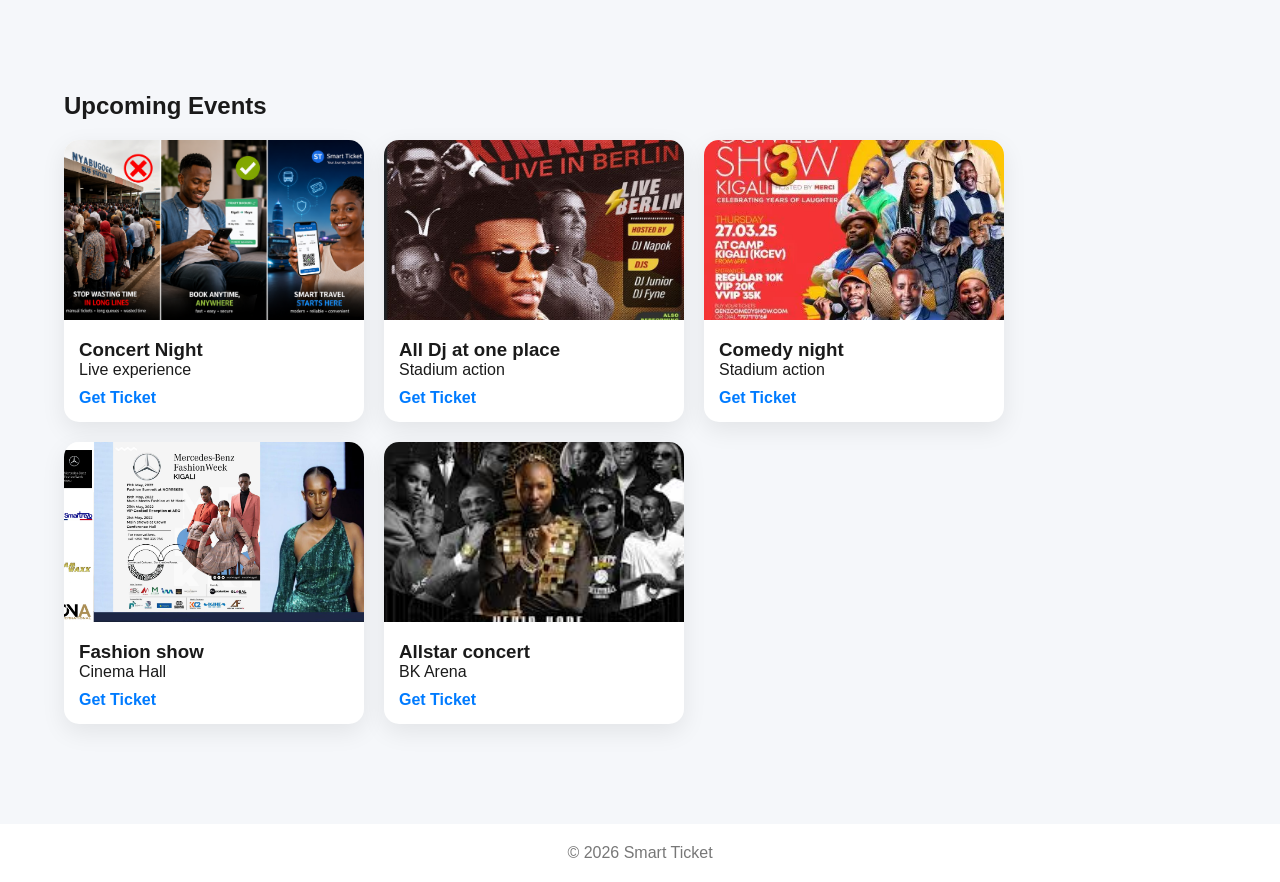
<file: stage/home.html>
<!DOCTYPE html>
<html lang="en">
<head>
    <meta charset="UTF-8">
    <meta name="viewport" content="width=device-width, initial-scale=1.0">
    <title>Home - Smart Ticket</title>
    <style>
        :root {
            --primary-blue: #007bff;
            --bg-light: #f4f7f6;
            --text-dark: #1a1a1a;
        }

        body {
            font-family: 'Segoe UI', Tahoma, Geneva, Verdana, sans-serif;
            background-color: var(--bg-light);
            margin: 0;
            color: var(--text-dark);
        }

        /* Header Navigation */
        header {
            display: flex;
            justify-content: space-between;
            align-items: center;
            padding: 1rem 5%;
            background: white;
            box-shadow: 0 2px 5px rgba(0,0,0,0.05);
        }

        .logo-area { display: flex; align-items: center; gap: 10px; }
        .logo-circle {
            background: var(--primary-blue);
            color: white;
            width: 40px;
            height: 40px;
            border-radius: 50%;
            display: flex;
            align-items: center;
            justify-content: center;
            font-weight: bold;
        }

        .logout-btn {
            color: #d9534f;
            text-decoration: none;
            font-weight: bold;
        }

        /* Hero Section */
        .hero {
            text-align: center;
            padding: 50px 20px;
        }

        .hero h1 { font-size: 2.5rem; margin-bottom: 10px; }
        .hero p { color: #666; font-size: 1.1rem; }

        /* Booking Cards Container */
        .cards-container {
            display: flex;
            justify-content: center;
            gap: 30px;
            padding: 20px;
            flex-wrap: wrap;
        }

        .card {
            background: white;
            border-radius: 20px;
            width: 400px;
            padding: 30px;
            text-align: center;
            box-shadow: 0 10px 30px rgba(0,0,0,0.08);
            overflow: hidden; /* Keeps images inside the card */
        }

        /* The Slider Logic */
        .slider-viewport {
            width: 100%;
            height: 200px;
            overflow: hidden;
            border-radius: 15px;
            margin-bottom: 20px;
            position: relative;
        }

        .slider-track {
            display: flex;
            width: 300%; /* 3 images = 300% width */
            height: 100%;
            animation: slideLoop 12s infinite ease-in-out;
        }

        .slider-track img {
            width: 100.33%; /* Each image takes 1/3 of the track */
            object-fit: cover;
        }

        /* Animation: Moves the track left in 3 steps */
        @keyframes slideLoop {
            0%, 20% { transform: translateX(0); }            /* Show Image 1 */
            33%, 53% { transform: translateX(-33.33%); }    /* Show Image 2 */
            66%, 86% { transform: translateX(-66.66%); }    /* Show Image 3 */
            100% { transform: translateX(0); }               /* Back \ Image 1 */
        }

        .card h2 { margin: 15px 0; }
        .card p { color: #555; line-height: 1.6; min-height: 80px; }

        .book-link {
            color: var(--primary-blue);
            text-decoration: none;
            font-weight: bold;
            display: inline-block;
            margin-top: 15px;
        }

        .book-link:hover { text-decoration: underline; }
    </style>
</head>
<body>

    <header>
        <div class="logo-area">
            <div class="logo-circle">ST</div>
            <div>
                <div style="font-weight: bold;">Smart Ticket</div>
                <div style="font-size: 0.8rem; color: #777;">Online Booking System</div>
            </div>
        </div>
        <div class="nav-links">
            <span id="username">👤</span>
         <a href="welcome.html" onclick="logout()" class="logout-btn">Logout</a>
        </div>
    </header>

    <main class="hero">
        <h1>Welcome to Smart Ticket</h1>
        <p>Book transport tickets or event tickets in one platform</p>
    </main>

    <section class="cards-container">
        <div class="card">
            <div class="slider-viewport">
                <div class="slider-track">
                    <img src="stage pic/bus 5.jpg" alt="Bus 1">
                    <img src="stage pic/bus 4.jpg" alt="Bus 2">
                    <img src="stage pic/bus 8.jpg" alt="Bus 3">
                </div>
            </div>
            <h2>Transport Booking</h2>
            <p>Book bus tickets to Huye, Musanze, Rubavu, Ngarama and more destinations across Rwanda.</p>
            <a href="transport.html" class="book-link">Book Now →</a>
        </div>

        <div class="card">
            <div class="slider-viewport">
                <div class="slider-track" style="animation-delay: -2s;"> <img src="stage pic/event 6.jpg" alt="Concert">
                    <img src="stage pic/event 9.jpg" alt="Sports">
                    <img src="stage pic/event 8.jpg" alt="Event Venue">
                </div>
            </div>
            <h2>Event Booking</h2>
            <p>Book tickets for concerts, sports events at BK Arena, Amahoro Stadium and other venues.</p>
            <a href="event.html" class="book-link" style="color: #28a745;">Book Now →</a>
        </div>
    </section>
<script>
const user = JSON.parse(localStorage.getItem('user'));

if (!user) {
    window.location.href = "welcome.html";
} else {
    document.getElementById('username').textContent = "👤 " + user.name;
}

// LOGOUT
function logout() {
    localStorage.removeItem('user');
    window.location.href = "welcome.html";
}
</script>
</body>
</html>
</file>
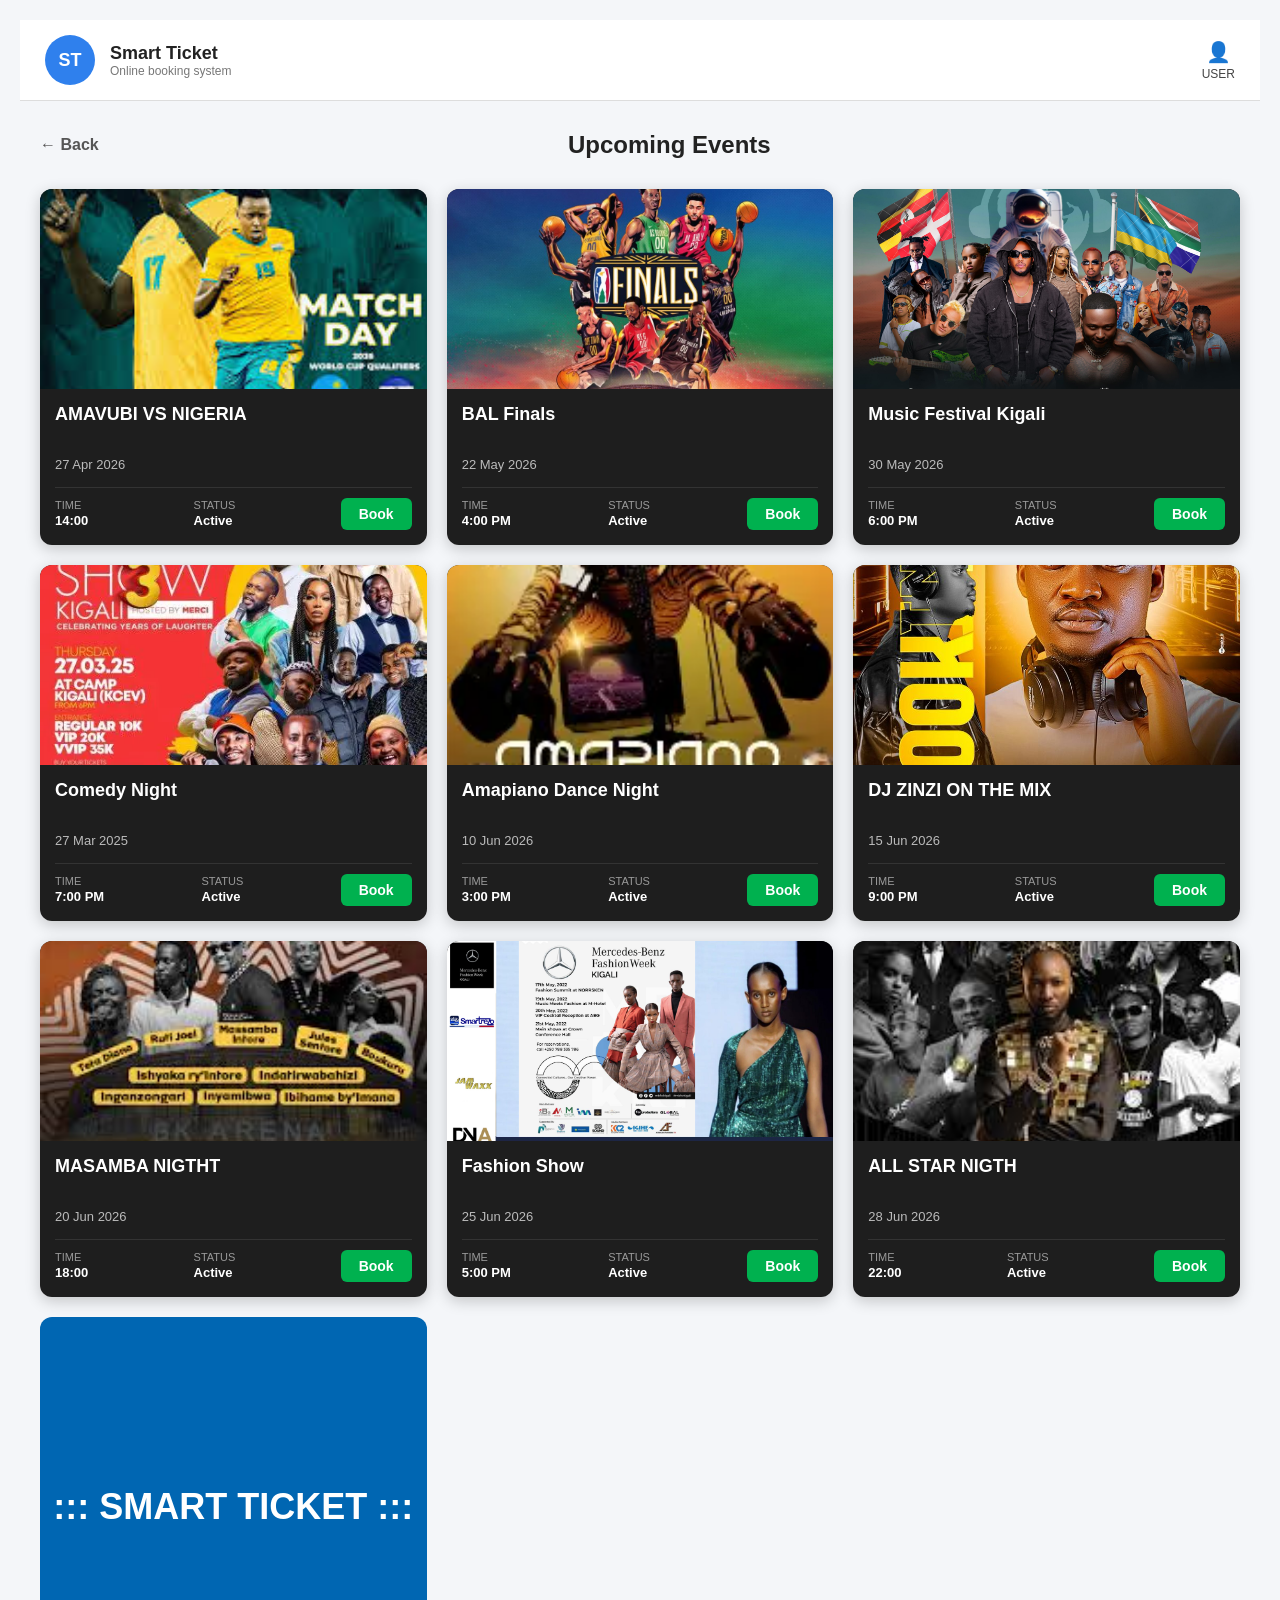
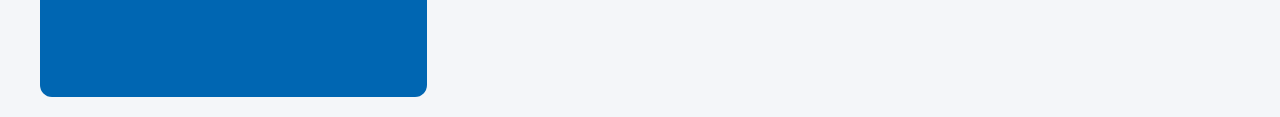
<file: stage/payment.html>
<!DOCTYPE html>
<html lang="en">
<head>
<meta charset="UTF-8">
<meta name="viewport" content="width=device-width, initial-scale=1.0">
<title>Payment - Smart Ticket</title>

<style>
* { box-sizing: border-box; }

body {
  margin: 0;
  font-family: 'Segoe UI', sans-serif;
  background: #f4f7f6;
}

.container {
  max-width: 600px;
  margin: 40px auto;
  background: #fff;
  border-radius: 16px;
  box-shadow: 0 10px 25px rgba(0,0,0,0.05);
  overflow: hidden;
}

.header {
  padding: 20px;
  text-align: center;
  font-size: 1.4rem;
  font-weight: bold;
  border-bottom: 1px solid #eee;
  position: relative;
}

.back-btn {
  position: absolute;
  left: 20px;
  top: 22px;
  color: #007bff;
  text-decoration: none;
  font-weight: bold;
}

.content { padding: 30px; }

.summary {
  background: #f8f9fa;
  padding: 20px;
  border-radius: 12px;
  margin-bottom: 20px;
}

/* PAYMENT METHODS */
.payment-methods {
  display: grid;
  grid-template-columns: repeat(3, 1fr);
  gap: 12px;
  margin-bottom: 20px;
}

.payment-methods .method {
  border: 2px solid #ddd;
  border-radius: 12px;
  padding: 12px;
  cursor: pointer;
  transition: 0.3s;
  display: flex;
  align-items: center;
  justify-content: center;
  height: 80px;
  background: #fff;
}

.payment-methods .method img {
  max-width: 70px;
  max-height: 50px;
  object-fit: contain;
}

.payment-methods .method.active {
  border-color: #28a745;
  background: #eafaf0;
}

#paymentForm {
  margin-bottom: 15px;
}

label {
  font-size: 13px;
  font-weight: 600;
  display: block;
  margin-top: 10px;
  color: #444;
}

input {
  width: 100%;
  padding: 12px;
  margin-top: 5px;
  border-radius: 8px;
  border: 1px solid #ddd;
  outline: none;
}

button {
  width: 100%;
  padding: 12px;
  margin-top: 15px;
  background: #28a745;
  color: white;
  border: none;
  border-radius: 10px;
  font-size: 16px;
  cursor: pointer;
}
* {
    margin: 0;
    padding: 0;
    box-sizing: border-box;
    font-family: Arial, Helvetica, sans-serif;
}

body {
    background: #f4f6f9;
}

/* HEADER */
.header1 {
    display: flex;
    justify-content: space-between;
    align-items: center;
    background: #ffffff;
    padding: 15px 25px;
    border-bottom: 1px solid #ddd;
}

/* LEFT SIDE */
.header-left {
    display: flex;
    align-items: center;
    gap: 15px;
}

/* LOGO */
.logo {
    width: 50px;
    height: 50px;
    background: #2f80ed;
    color: #fff;
    font-weight: bold;
    font-size: 18px;
    display: flex;
    align-items: center;
    justify-content: center;
    border-radius: 50%;
}

/* TITLE */
.title h1 {
    font-size: 18px;
    font-weight: 600;
    color: #222;
}

.title p {
    font-size: 12px;
    color: #777;
}

/* RIGHT SIDE */
.header-right {
    display: flex;
    align-items: center;
}

/* USER */
.user-icon {
    text-align: center;
    font-size: 12px;
    color: #444;
}

.user-icon span {
    display: block;
    font-size: 20px;
    margin-bottom: 3px;
}
</style>
</head>

<body>
<header class="header1">
    <div class="header-left">
        <div class="logo">ST</div>
        <div class="title">
            <h1>Smart Ticket</h1>
            <p>Online booking system</p>
        </div>
    </div>

    <div class="header-right">
        <div class="user-icon">
              <span id="username">👤</span>
            <p>USER</p>
        </div>
    </div>
</header>
<div class="container">

<div class="header">
  <a class="back-btn" href="home.html">← Back</a>
  Payment
</div>

<div class="content">

<!-- SUMMARY -->
<div class="summary" id="summary"></div>

<!-- PAYMENT METHODS -->
<div class="payment-methods">

  <div class="method active" onclick="setMethod('MTN',this)">
    <img src="stage pic/mtn loggo.png" alt="MTN">
  </div>

  <div class="method" onclick="setMethod('Airtel',this)">
    <img src="stage pic/airtel logo.png" alt="Airtel">
  </div>

  <div class="method" onclick="setMethod('Visa',this)">
    <img src="stage pic/visa logo.png" alt="Visa">
  </div>

</div>

<!-- FORM -->
<div id="paymentForm"></div>

<button onclick="pay()">Pay & Generate Ticket</button>

</div>
</div>

<script>
let method = "MTN";
let booking = JSON.parse(localStorage.getItem("booking"));

if (!booking) {
    alert("No booking found");
    window.location.href = "event.html";
}

/* =========================
   SUMMARY BUILDER
========================= */
function buildSummary() {
    let html = "";
    if (booking.type === "event") {
        html = `
      <h3>Event Booking</h3>
      <p><b>Event:</b> ${booking.event.title}</p>
      <p><b>Ticket:</b> ${booking.ticket.type}</p>
      <p><b>Date:</b> ${booking.event.date}</p>
      <p><b>Price:</b> ${booking.ticket.price}</p>
    `;
    } else if (booking.type === "transport") {
        html = `
      <h3>Transport Booking</h3>
      <p><b>Route:</b> ${booking.event.route}</p>
      <p><b>Time:</b> ${booking.event.time}</p>
      <p><b>Price:</b> ${booking.event.price}</p>
    `;
    }
    document.getElementById("summary").innerHTML = html;
}

buildSummary();

/* =========================
   PAYMENT METHOD UI
========================= */
function setMethod(m, el) {
    method = m;

    document.querySelectorAll(".method").forEach(x => x.classList.remove("active"));
    el.classList.add("active");

    const form = document.getElementById("paymentForm");

    // IMPORTANT: Added id="name" to the name inputs below
    if (m === "MTN") {
        form.innerHTML = `
      <label>Full Name</label>
      <input type="text" id="name" placeholder="Enter your name" required>
      <label>MTN Number</label>
      <input id="phone" type="number" placeholder="078..." required>
    `;
    } else if (m === "Airtel") {
        form.innerHTML = `
      <label>Full Name</label>
      <input type="text" id="name" placeholder="Enter your name" required>
      <label>Airtel Number</label>
      <input id="phone" type="number" placeholder="072..." required>
    `;
    } else if (m === "Visa") {
        form.innerHTML = `
      <label>Full Name</label>
      <input type="text" id="name" placeholder="Enter your name" required>
      <label>Card Number</label>
      <input id="phone" type="number" placeholder="1234 5678 9012 3456" required>
      <label>CVV</label>
      <input type="password" id="cvv" placeholder="***" required>
    `;
    }
}

// Initialize the first view
setMethod("MTN", document.querySelector(".method"));

/* =========================
   PAYMENT PROCESS
========================= */
function pay() {
    const nameInput = document.getElementById("name");
    const phoneInput = document.getElementById("phone");

    // Basic Validation
    if (!nameInput.value || !phoneInput.value) {
        alert("Please fill in all fields before proceeding.");
        return;
    }

    // Update the booking object
    booking.user = {
        name: nameInput.value,
        phone: phoneInput.value
    };

    booking.payment = {
        method: method,
        status: "paid",
        timestamp: new Date().toLocaleString()
    };

    booking.meta = {
        bookingId: "ST" + Date.now(),
        seat: "SEAT-" + Math.floor(Math.random() * 50 + 1)
    };

    // Save back to localStorage
    localStorage.setItem("booking", JSON.stringify(booking));

    // Move to ticket page
    window.location.href = "ticket.html";
}

</script>

</body>
</html>
</file>
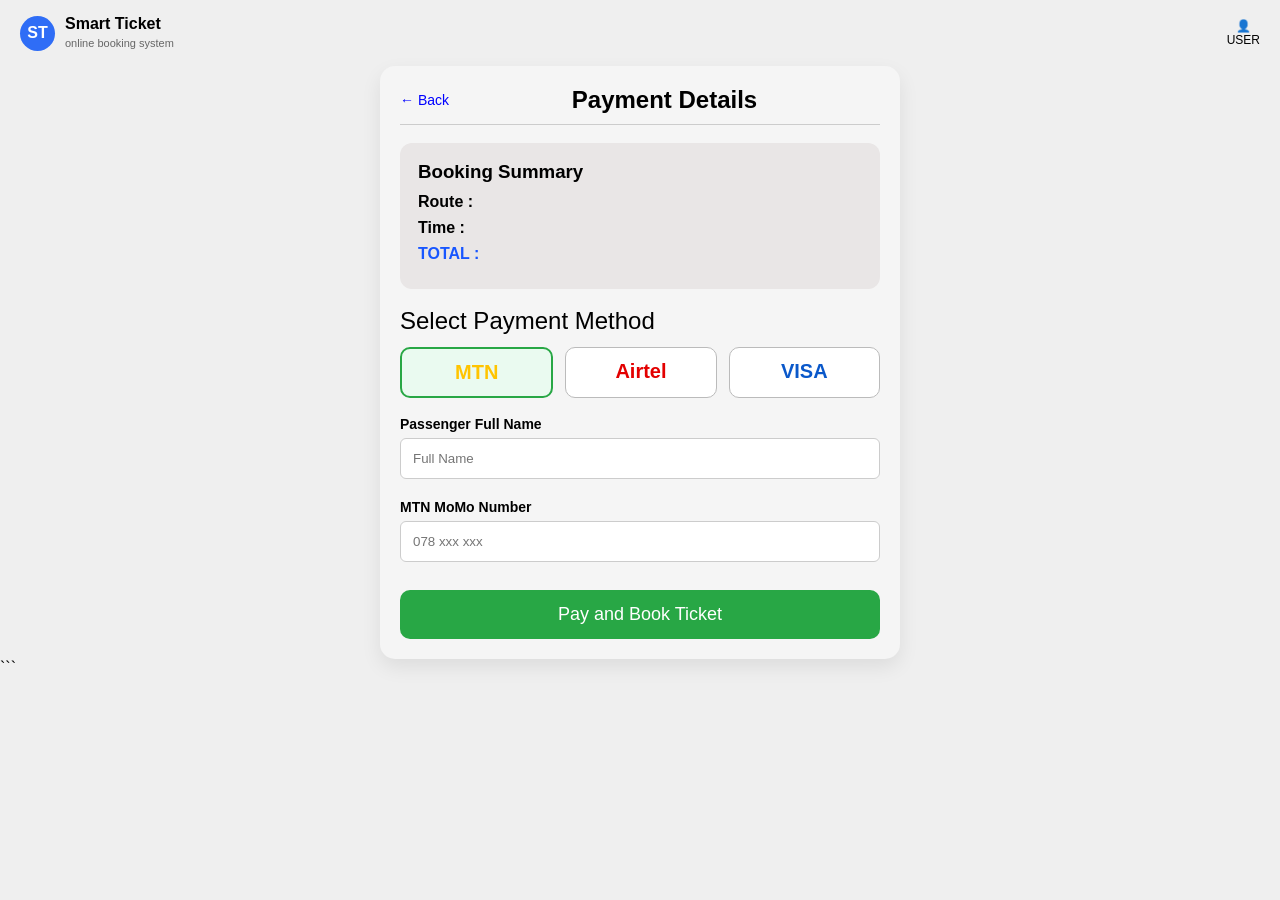
<file: stage/payment1.html>
<!DOCTYPE html>
<html lang="en">
<head>
<meta charset="UTF-8">
<meta name="viewport" content="width=device-width, initial-scale=1.0">
<title>Payment Details - Smart Ticket</title>

<style>
*{
    margin:0;
    padding:0;
    box-sizing:border-box;
}

body{
    font-family: Arial, Helvetica, sans-serif;
    background:#efefef;
}

.topbar{
    display:flex;
    justify-content:space-between;
    align-items:center;
    padding:15px 20px;
}

.logo{
    display:flex;
    align-items:center;
    gap:10px;
}

.circle{
    width:35px;
    height:35px;
    border-radius:50%;
    background:#2f6df6;
    color:#fff;
    display:flex;
    align-items:center;
    justify-content:center;
    font-weight:bold;
}

.small{
    font-size:11px;
    color:#666;
}

.user{
    text-align:center;
    font-size:12px;
}

.wrapper{
    width:95%;
    max-width:520px;
    margin:auto;
    background:#f5f5f5;
    border-radius:15px;
    padding:20px;
    box-shadow:0 8px 20px rgba(0,0,0,.08);
}

.head{
    display:flex;
    justify-content:space-between;
    align-items:center;
    border-bottom:1px solid #ccc;
    padding-bottom:10px;
    margin-bottom:18px;
}

.back{
    color:blue;
    text-decoration:none;
    font-size:14px;
}

.title{
    font-size:24px;
    font-weight:bold;
}

.summary{
    background:#e9e6e6;
    padding:18px;
    border-radius:12px;
    margin-bottom:18px;
}

.summary h3{
    margin-bottom:10px;
}

.summary p{
    margin:8px 0;
}

.total{
    color:#1856ff;
    font-weight:bold;
}

.pay-title{
    font-size:24px;
    margin-bottom:12px;
}

.methods{
    display:flex;
    gap:12px;
    margin-bottom:18px;
}

.method{
    flex:1;
    border:1px solid #bbb;
    border-radius:10px;
    background:#fff;
    padding:12px;
    text-align:center;
    cursor:pointer;
    font-weight:bold;
    font-size:20px;
    transition:0.3s;
}

.method:hover{
    background:#f0f7ff;
}

.method.active{
    border:2px solid #28a745;
    background:#eafaf0;
}

.mtn{color:#ffc400;}
.airtel{color:#e30000;}
.visa{color:#0a58ca;}

label{
    display:block;
    margin:10px 0 6px;
    font-size:14px;
    font-weight:bold;
}

input{
    width:100%;
    padding:12px;
    border:1px solid #ccc;
    border-radius:6px;
    outline:none;
    margin-bottom:10px;
}

button{
    width:100%;
    margin-top:18px;
    background:#28a745;
    color:#fff;
    border:none;
    padding:14px;
    border-radius:10px;
    font-size:18px;
    cursor:pointer;
    transition:0.3s;
}

button:hover{
    background:#1f8b38;
}

.ticket-box{
    width:95%;
    max-width:520px;
    margin:20px auto;
    background:#fff;
    border-radius:18px;
    padding:20px;
    box-shadow:0 8px 20px rgba(0,0,0,.12);
    display:none;
}

.ticket-box h2{
    text-align:center;
    color:#28a745;
    margin-bottom:15px;
}

.row{
    margin:8px 0;
    border-bottom:1px dashed #ddd;
    padding-bottom:8px;
}

.barcode{
    text-align:center;
    font-size:30px;
    letter-spacing:4px;
    margin-top:18px;
}

.download-btn{
    background:#007bff;
    margin-top:15px;
}

.download-btn:hover{
    background:#0056b3;
}
</style>
</head>

<body>

<div class="topbar">
    <div class="logo">
        <div class="circle">ST</div>
        <div>
            <strong>Smart Ticket</strong><br>
            <span class="small">online booking system</span>
        </div>
    </div>

    <div class="user">
        👤<br>USER
    </div>
</div>

<div class="wrapper">

    <div class="head">
        <a href="event-details.html" class="back">← Back</a>
        <div class="title">Payment Details</div>
        <div></div>
    </div>

    <div class="summary">
        <h3>Booking Summary</h3>
        <p><b>Route :</b> <span id="routeText"></span></p>
        <p><b>Time :</b> <span id="timeText"></span></p>
        <p class="total">TOTAL : <span id="priceText"></span></p>
    </div>

    <div class="pay-title">Select Payment Method</div>

    <div class="methods">
        <div class="method mtn active" onclick="chooseMethod(this,'MTN MoMo')">MTN</div>
        <div class="method airtel" onclick="chooseMethod(this,'Airtel Money')">Airtel</div>
        <div class="method visa" onclick="chooseMethod(this,'VISA')">VISA</div>
    </div>

    <label>Passenger Full Name</label>
    <input type="text" id="fullname" placeholder="Full Name">

    <label id="numLabel">MTN MoMo Number</label>
    <input type="text" id="phone" placeholder="078 xxx xxx">

    <button onclick="payNow()">Pay and Book Ticket</button>

</div>



<script>
let selectedMethod = "MTN MoMo";

function chooseMethod(el, method){
    document.querySelectorAll(".method").forEach(btn=>{
        btn.classList.remove("active");
    });

    el.classList.add("active");
    selectedMethod = method;

    const label = document.getElementById("numLabel");
    const input = document.getElementById("phone");

    if(method === "VISA"){
        label.innerText = "Visa Card Number";
        input.placeholder = "**** **** **** 1234";
    }else if(method === "Airtel Money"){
        label.innerText = "Airtel Number";
        input.placeholder = "073 xxx xxx";
    }else{
        label.innerText = "MTN MoMo Number";
        input.placeholder = "078 xxx xxx";
    }
}

function payNow(){
    let fullname = document.getElementById("fullname").value.trim();
    let phone = document.getElementById("phone").value.trim();

    if(fullname === "" || phone === ""){
        alert("Please fill all fields.");
        return;
    }

    let id = "ST" + Math.floor(Math.random()*999999999);
    let seat = "Seat " + Math.floor(Math.random()*40 + 1);

    let route = document.getElementById("routeText").innerText;
    let time = document.getElementById("timeText").innerText;
    let amount = document.getElementById("priceText").innerText;

    document.getElementById("tName").innerText = fullname;
    document.getElementById("tMethod").innerText = selectedMethod;
    document.getElementById("tNumber").innerText = phone;
    document.getElementById("ticketId").innerText = id;
    document.getElementById("tRoute").innerText = route;
    document.getElementById("tTime").innerText = time;
    document.getElementById("tAmount").innerText = amount;
    document.getElementById("tSeat").innerText = seat;

    localStorage.setItem("lastPassenger", fullname);
    localStorage.setItem("lastRoute", route);
    localStorage.setItem("lastDeparture", time);
    localStorage.setItem("lastPrice", amount);
    localStorage.setItem("lastPaymentMethod", selectedMethod);
    localStorage.setItem("lastPaymentNumber", phone);
    localStorage.setItem("bookingID", id);
    localStorage.setItem("seatNumber", seat);

    document.getElementById("ticketBox").style.display = "block";

    window.scrollTo({
        top:document.body.scrollHeight,
        behavior:"smooth"
    });
}
</script>

</body>
</html>
```
</file>
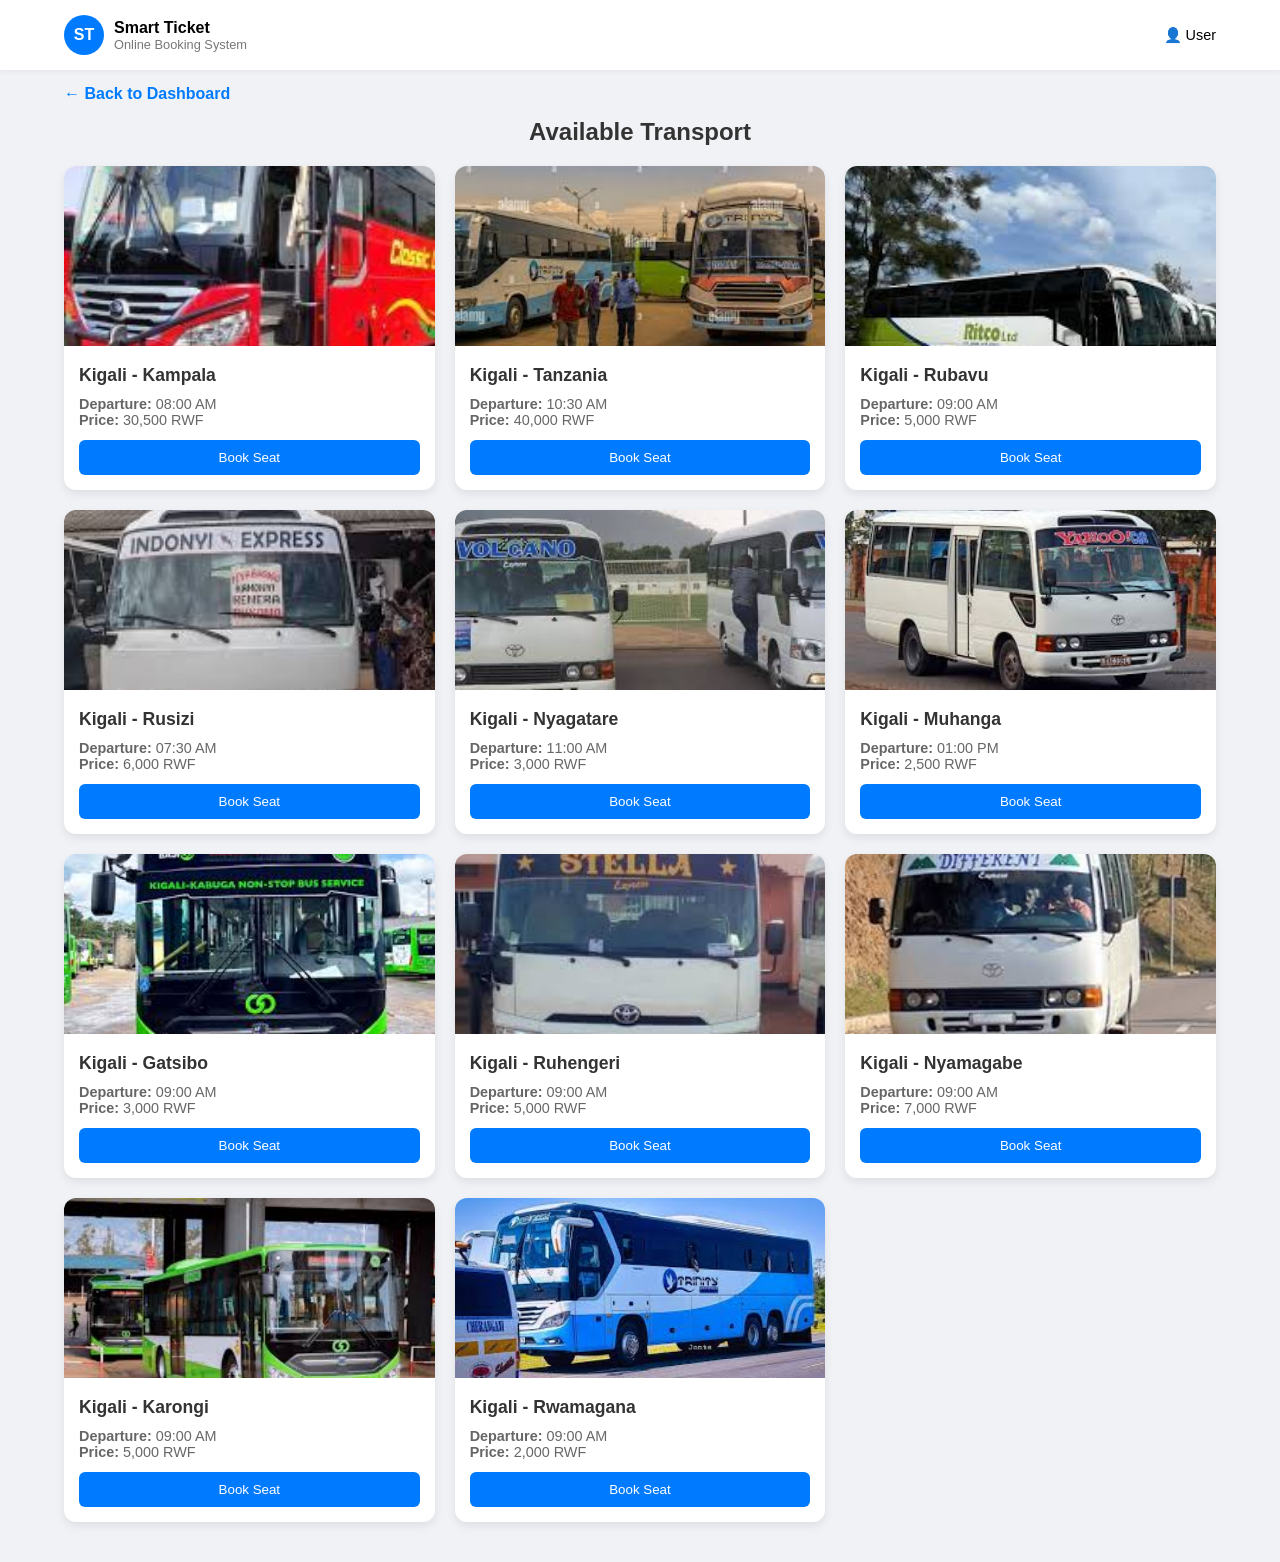
<file: stage/transport.html>
<!DOCTYPE html>
<html lang="en">
<head>
<meta charset="UTF-8">
<meta name="viewport" content="width=device-width, initial-scale=1.0">
<title>Transport - Smart Ticket</title>

<style>
:root {
    --primary: #007bff;
    --primary-dark: #0056b3;
    --bg: #f0f2f5;
    --text: #333;
    --muted: #666;
    --white: #fff;
}

* {
    box-sizing: border-box;
    margin: 0;
    padding: 0;
}

body {
    font-family: 'Segoe UI', sans-serif;
    background: var(--bg);
}

/* HEADER */
header {
    display: flex;
    justify-content: space-between;
    align-items: center;
    padding: 15px 5%;
    background: var(--white);
    box-shadow: 0 2px 5px rgba(0,0,0,0.05);
}

.logo-area {
    display: flex;
    align-items: center;
    gap: 10px;
}

.logo-circle {
    background: var(--primary);
    color: white;
    width: 40px;
    height: 40px;
    border-radius: 50%;
    display: flex;
    align-items: center;
    justify-content: center;
    font-weight: bold;
}

.nav-links {
    font-size: 0.9rem;
}

/* BACK LINK */
.back-nav {
    padding: 15px 5%;
}

.back-nav a {
    text-decoration: none;
    color: var(--primary);
    font-weight: bold;
}

/* TITLE */
h2 {
    text-align: center;
    margin-bottom: 20px;
    color: var(--text);
}

/* GRID */
.grid-container {
    display: grid;
    grid-template-columns: repeat(auto-fit, minmax(280px, 1fr));
    gap: 20px;
    padding: 0 5% 40px;
}

/* CARD */
.bus-card {
    background: var(--white);
    border-radius: 12px;
    overflow: hidden;
    box-shadow: 0 4px 10px rgba(0,0,0,0.08);
    transition: 0.3s ease;
}

.bus-card:hover {
    transform: translateY(-6px);
}

.bus-img {
    width: 100%;
    height: 180px;
    object-fit: cover;
}

/* DETAILS */
.details {
    padding: 15px;
}

.details h3 {
    margin-bottom: 10px;
    color: var(--text);
    font-size: 1.1rem;
}

.details p {
    font-size: 0.9rem;
    color: var(--muted);
}

/* BUTTON */
.book-btn {
    margin-top: 12px;
    width: 100%;
    padding: 10px;
    background: var(--primary);
    color: white;
    border: none;
    border-radius: 6px;
    cursor: pointer;
    font-weight: 500;
    transition: 0.3s;
}

.book-btn:hover {
    background: var(--primary-dark);
}
</style>
</head>

<body>

<header>
    <div class="logo-area">
        <div class="logo-circle">ST</div>
        <div>
            <div style="font-weight:bold;">Smart Ticket</div>
            <div style="font-size:0.8rem;color:#777;">Online Booking System</div>
        </div>
    </div>
    <div class="nav-links">
        👤 User
    </div>
</header>

<nav class="back-nav">
    <a href="home.html">← Back to Dashboard</a>
</nav>

<h2>Available Transport</h2>

<div class="grid-container" id="transportList"></div>

<script>
const transportData = [
    {route:"Kigali - Kampala", time:"08:00 AM", price:30500, img:"stage pic/bus 1.jpg"},
    {route:"Kigali - Tanzania", time:"10:30 AM", price:40000, img:"stage pic/bus 2.jpg"},
    {route:"Kigali - Rubavu", time:"09:00 AM", price:5000, img:"stage pic/bus 3.jpg"},
    {route:"Kigali - Rusizi", time:"07:30 AM", price:6000, img:"stage pic/bus 4.jpg"},
    {route:"Kigali - Nyagatare", time:"11:00 AM", price:3000, img:"stage pic/bus 5.jpg"},
    {route:"Kigali - Muhanga", time:"01:00 PM", price:2500, img:"stage pic/bus 6.jpg"},
    {route:"Kigali - Gatsibo", time:"09:00 AM", price:3000, img:"stage pic/bus 8.jpg"},
    {route:"Kigali - Ruhengeri", time:"09:00 AM", price:5000, img:"stage pic/bus 9.jpg"},
    {route:"Kigali - Nyamagabe", time:"09:00 AM", price:7000, img:"stage pic/bus 10.jpg"},
    {route:"Kigali - Karongi", time:"09:00 AM", price:5000, img:"stage pic/bus 11.jpg"},
    {route:"Kigali - Rwamagana", time:"09:00 AM", price:2000, img:"stage pic/bus 13.jpg"}
];

// Render cards dynamically
const container = document.getElementById("transportList");

transportData.forEach(bus => {
    container.innerHTML += `
        <div class="bus-card">
            <img src="${bus.img}" class="bus-img" alt="Bus">
            <div class="details">
                <h3>${bus.route}</h3>
                <p><strong>Departure:</strong> ${bus.time}</p>
                <p><strong>Price:</strong> ${bus.price.toLocaleString()} RWF</p>
                <button class="book-btn" onclick="bookSeat('${bus.route}','${bus.time}','${bus.price}')">
                    Book Seat
                </button>
            </div>
        </div>
    `;
});

// Booking function
function bookSeat(route, departure, price) {
    const booking = {
        type: "transport",
        event: { route, time: departure, price },
        user: { name: "", phone: "" }
    };

    localStorage.setItem("booking", JSON.stringify(booking));
    window.location.href = "payment.html";
}
</script>

</body>
</html>
</file>
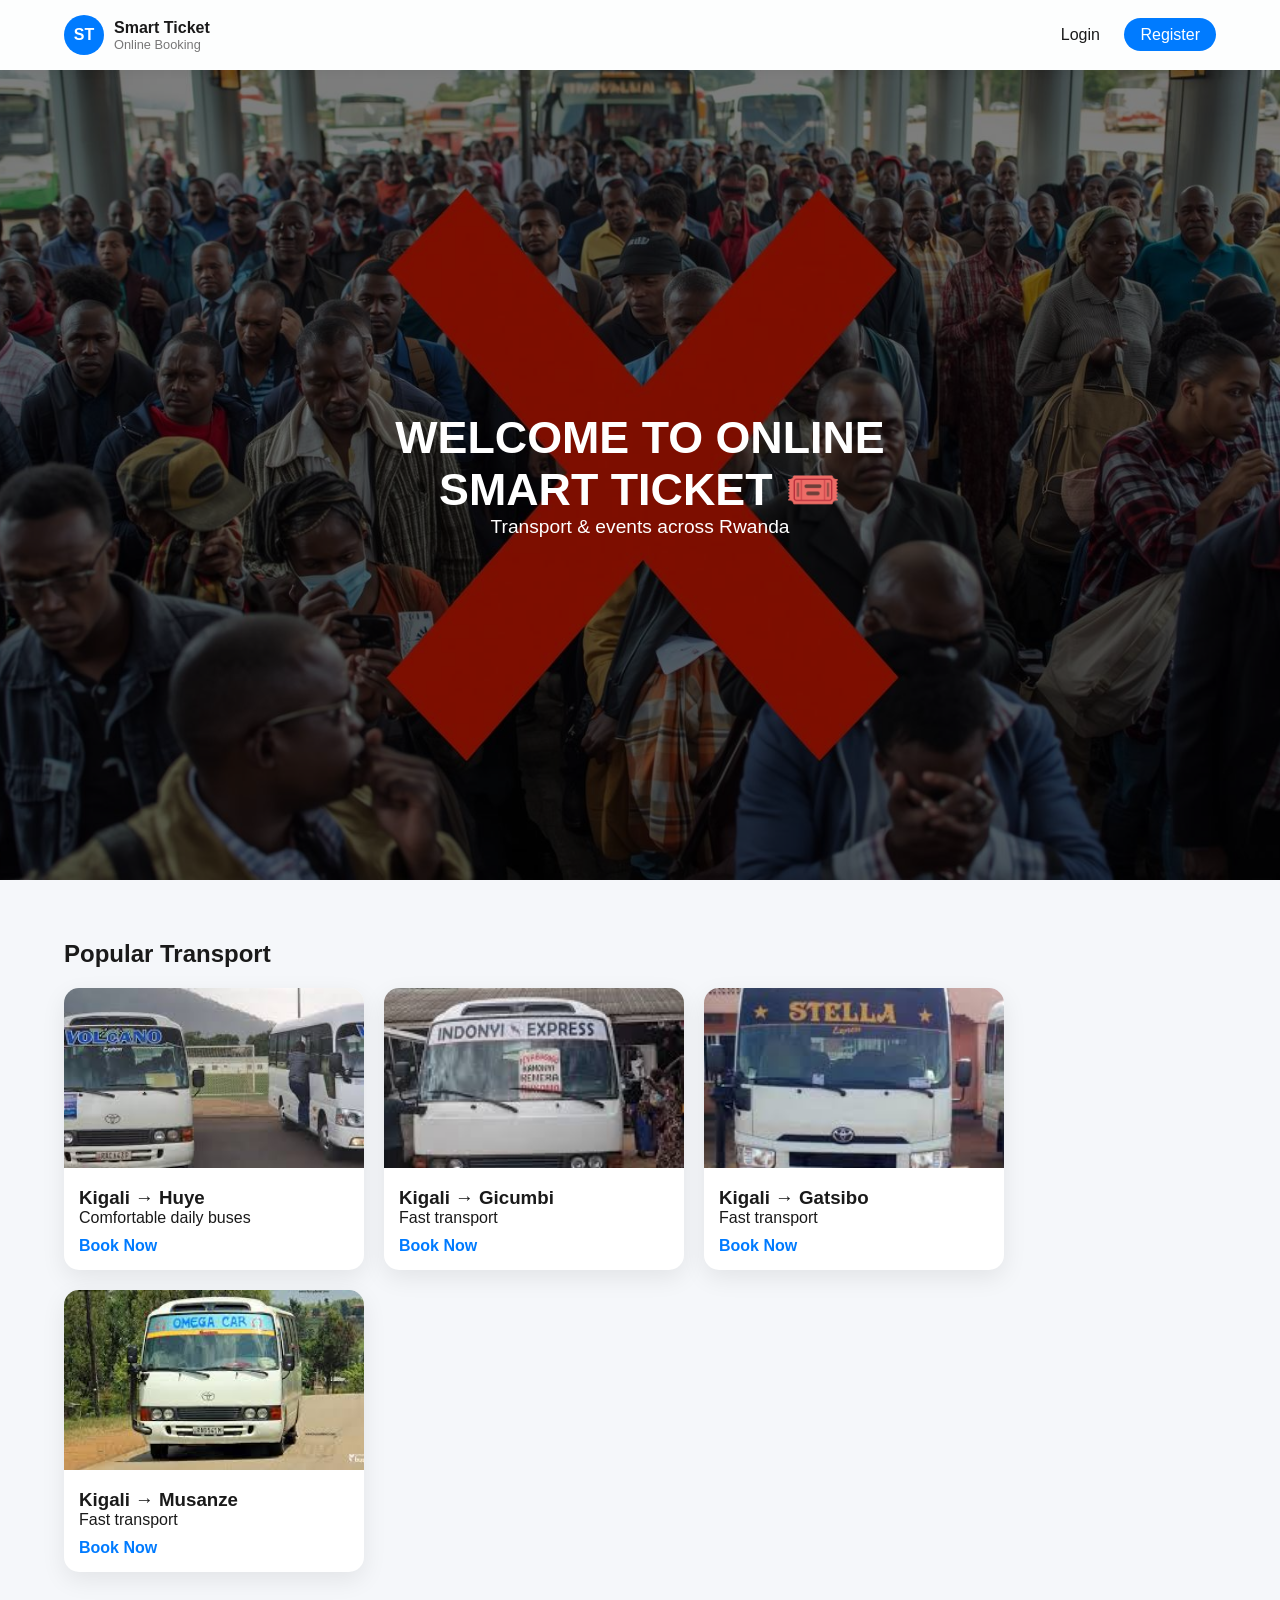
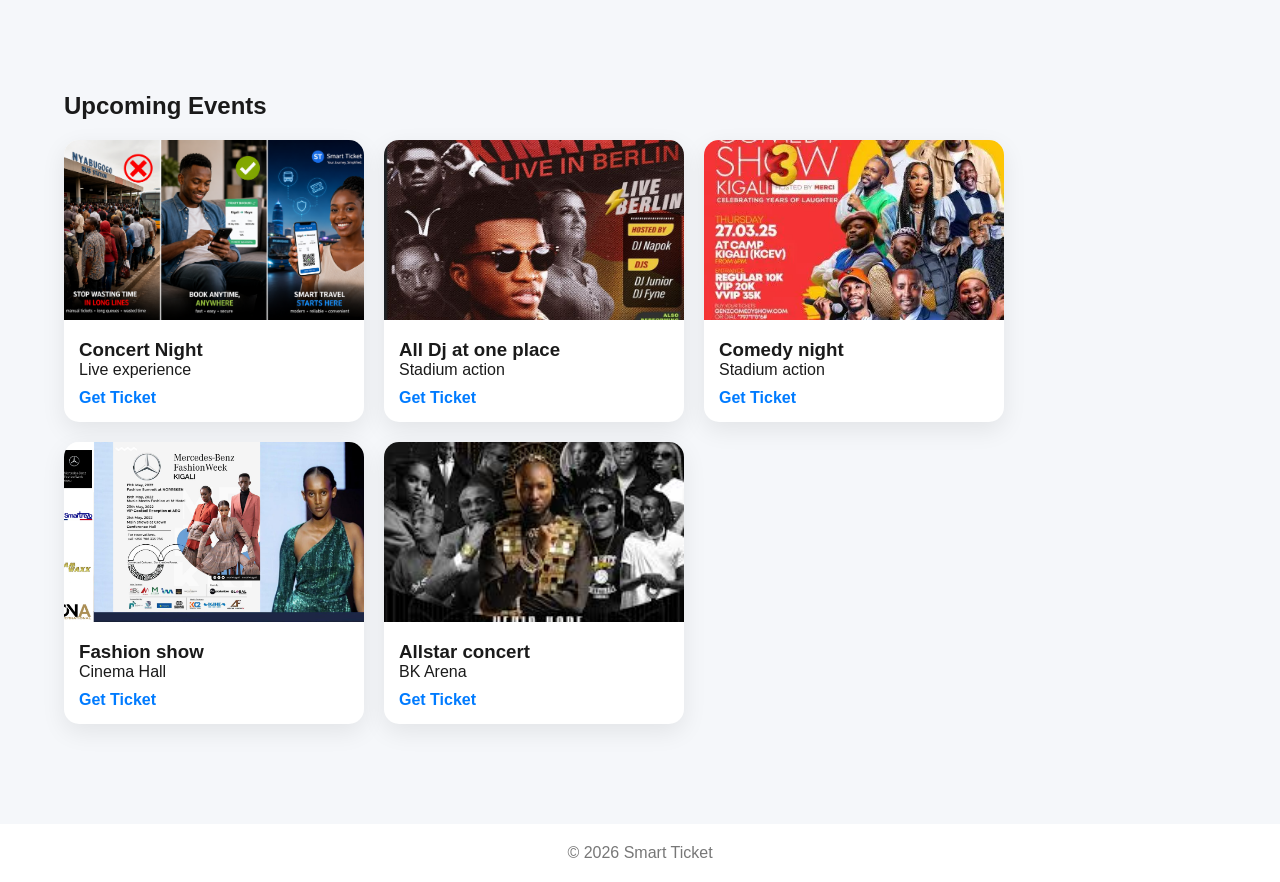
<file: stage/welcome.html>
<!DOCTYPE html>
<html lang="en">
<head>
<meta charset="UTF-8">
<meta name="viewport" content="width=device-width, initial-scale=1.0">
<title>Smart Ticket</title>

<style>
:root{
    --primary:#007bff;
    --secondary:#00c6ff;
    --dark:#1a1a1a;
    --light:#f5f7fa;
}

/* RESET */
*{
    margin:0;
    padding:0;
    box-sizing:border-box;
}

html{
    scroll-behavior:smooth;
}

body{
    font-family:'Segoe UI',sans-serif;
    background:var(--light);
    color:var(--dark);
}

/* HEADER */
header{
    position:sticky;
    top:0;
    display:flex;
    justify-content:space-between;
    align-items:center;
    padding:15px 5%;
    background:rgba(255,255,255,0.8);
    box-shadow:0 2px 10px rgba(0,0,0,0.05);
    z-index:1000;
}

.logo-area{
    display:flex;
    align-items:center;
    gap:10px;
}

.logo-circle{
    width:40px;
    height:40px;
    background:var(--primary);
    color:white;
    border-radius:50%;
    display:flex;
    align-items:center;
    justify-content:center;
    font-weight:bold;
}

.nav a{
    margin-left:20px;
    text-decoration:none;
    color:var(--dark);
    font-weight:500;
}

.nav a:hover{
    color:var(--primary);
}

.nav .btn{
    background:var(--primary);
    color:white;
    padding:8px 16px;
    border-radius:20px;
}

/* HERO SLIDER */
.hero{
    position:relative;
    height:90vh;
    overflow:hidden;
}

/* SLIDES */
.slide{
    position:absolute;
    width:100%;
    height:100%;
    background-size:cover;
    background-position:center;
    opacity:0;
    transition:opacity 1s ease;
}

.slide.active{
    opacity:1;
}

/* OVERLAY */
.hero::after{
    content:"";
    position:absolute;
    width:100%;
    height:100%;
    background:rgba(0,0,0,0.5);
}

/* TEXT */
.hero-content{
    position:absolute;
    top:50%;
    left:50%;
    transform:translate(-50%,-50%);
    text-align:center;
    color:white;
    z-index:2;
}

.hero h1{
    font-size:2.8rem;
}

.hero p{
    font-size:1.2rem;
}

/* SECTION */
.section{
    padding:60px 5%;
}

.section h2{
    margin-bottom:20px;
}

/* CARDS */
.cards{
    display:flex;
    gap:20px;
    flex-wrap:wrap;
}

.card{
    width:300px;
    background:white;
    border-radius:15px;
    overflow:hidden;
    box-shadow:0 8px 25px rgba(0,0,0,0.08);
    transform:translateY(50px);
    opacity:0;
    transition:0.5s;
}

.card.show{
    transform:translateY(0);
    opacity:1;
}

.card:hover{
    transform:translateY(-10px) scale(1.02);
}

.card img{
    width:100%;
    height:180px;
    object-fit:cover;
}

.card-content{
    padding:15px;
}

.card a{
    display:inline-block;
    margin-top:10px;
    color:var(--primary);
    font-weight:bold;
    text-decoration:none;
}

/* FOOTER */
footer{
    text-align:center;
    padding:20px;
    background:white;
    margin-top:40px;
    color:#777;
}

/* MOBILE */
@media(max-width:768px){
    .cards{
        flex-direction:column;
        align-items:center;
    }
}
</style>
</head>

<body>

<header>
    <div class="logo-area">
        <div class="logo-circle">ST</div>
        <div>
            <div style="font-weight:bold;">Smart Ticket</div>
            <div style="font-size:0.8rem;color:#777;">Online Booking</div>
        </div>
    </div>

<div class="nav">
    <a href="index.html">Login</a>
    <a href="index.html" class="btn">Register</a>
</div>
</header>

<!-- HERO -->
<section class="hero">

    <div class="slide active" style="background-image:url('stage pic/conav\ pic\ 1.jpg');"></div>
    <div class="slide" style="background-image:url('stage pic/slide_2.png');"></div>
    <div class="slide" style="background-image:url('stage pic/slide_3.png');"></div>

    <div class="hero-content">
        <h1>WELCOME TO ONLINE SMART TICKET 🎟️</h1>
        <p>Transport & events across Rwanda</p>
    </div>

</section>

<!-- TRANSPORT -->
<section class="section">
<h2>Popular Transport</h2>

<div class="cards">

<div class="card reveal">
<img src="stage pic/bus 5.jpg" alt=""
>
<div class="card-content">
<h3>Kigali → Huye</h3>
<p>Comfortable daily buses</p>
<a href="index.html">Book Now</a>
</div>
</div>

<div class="card reveal">
<img src="stage pic/bus 4.jpg" alt="">
<div class="card-content">
<h3>Kigali → Gicumbi</h3>
<p>Fast transport</p>
<a href="index.html">Book Now</a>
</div>
</div>

<div class="card reveal">
<img src="stage pic/bus 9.jpg" alt="">
<div class="card-content">
<h3>Kigali → Gatsibo</h3>
<p>Fast transport</p>
<a href="index.html">Book Now</a>
</div>
</div>

<div class="card reveal">
<img src="stage pic/bus 7.jpg" alt="">
<div class="card-content">
<h3>Kigali → Musanze</h3>
<p>Fast transport</p>
<a href="index.html">Book Now</a>
</div>
</div>

</div>
</section>

<!-- EVENTS -->
<section class="section">
<h2>Upcoming Events</h2>

<div class="cards">

<div class="card reveal">
<img src="stage pic/chart.png" alt="Concert Night">
<div class="card-content">
<h3>Concert Night</h3>
<p>Live experience</p>
<a href="index.html">Get Ticket</a>
</div>
</div>

<div class="card reveal">
<img src="stage pic/event 9.jpg" alt="All Dj at one place">
<div class="card-content">
<h3>All Dj at one place</h3>
<p>Stadium action</p>
<a href="index.html">Get Ticket</a>
</div>
</div>

<div class="card reveal">
<img src="stage pic/comedy.webp" alt="Comedy night">
<div class="card-content">
<h3>Comedy night</h3>
<p>Stadium action</p>
<a href="index.html">Get Ticket</a>
</div>
</div>

<div class="card reveal">
<img src="stage pic/fashion.jpg" alt="Fashion show">
<div class="card-content">
<h3>Fashion show</h3>
<p>Cinema Hall</p>
<a href="index.html">Get Ticket</a>
</div>
</div>

<div class="card reveal">
<img src="stage pic/event 3.jpg" alt="Allstar concert">
<div class="card-content">
<h3>Allstar concert</h3>
<p>BK Arena</p>
<a href="index.html">Get Ticket</a>
</div>
</div>

</div>
</section>

<footer>
<p>&copy; 2026 Smart Ticket</p>
</footer>

<script>
// Redirect if logged in
if(localStorage.getItem("user")){
    window.location.href="home.html";
}

// SLIDER
let slides = document.querySelectorAll(".slide");
let index = 0;

function showSlide(){
    slides.forEach(slide => slide.classList.remove("active"));
    index++;
    if(index >= slides.length) index = 0;
    slides[index].classList.add("active");
}
setInterval(showSlide, 4000);

// SCROLL REVEAL
const reveals = document.querySelectorAll('.reveal');

window.addEventListener('scroll', () => {
    const triggerBottom = window.innerHeight * 0.85;

    reveals.forEach(el => {
        const boxTop = el.getBoundingClientRect().top;

        if(boxTop < triggerBottom){
            el.classList.add('show');
        }
    });
});
</script>

</body>
</html>
</file>
